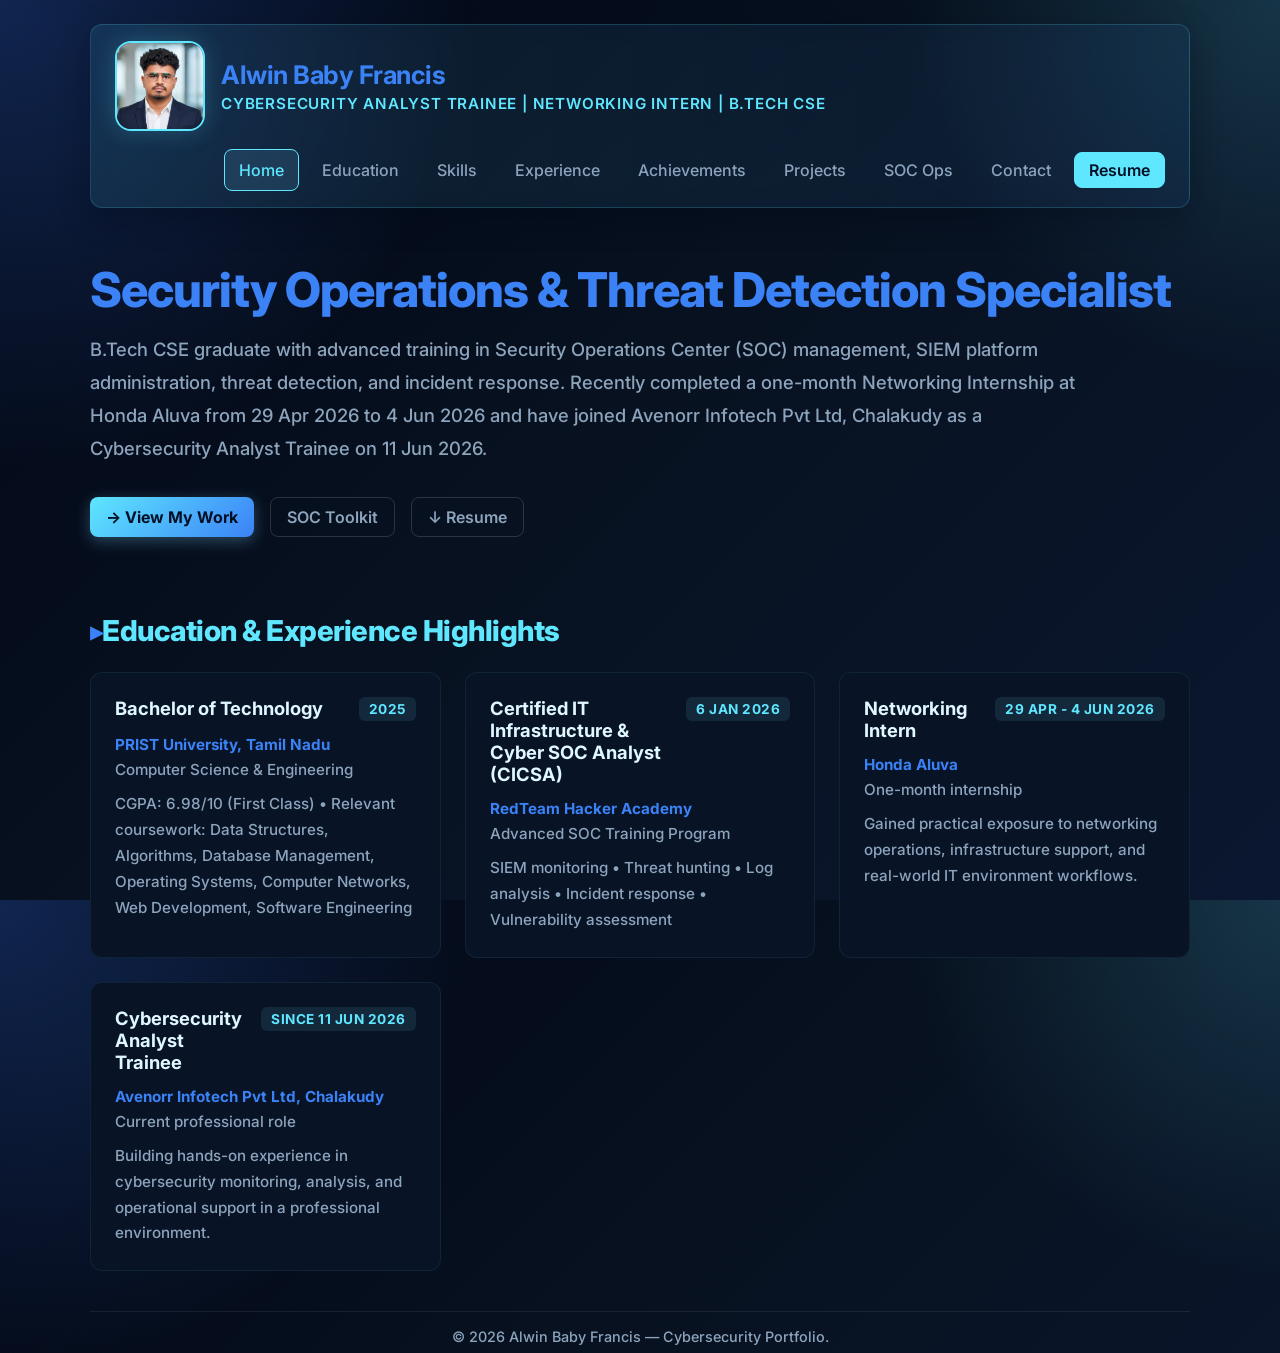
<file: index.html>
<!doctype html>
<html lang="en">
<head>
  <meta charset="utf-8" />
  <meta name="viewport" content="width=device-width,initial-scale=1" />
  <title>Alwin Baby Francis — SOC Analyst Portfolio</title>
  <meta name="description" content="Portfolio — Alwin Baby Francis. B.Tech CSE graduate, Certified IT Infrastructure & Cyber SOC Analyst. Expertise in SIEM, log analysis, threat detection, and incident response." />
  <link rel="stylesheet" href="css/style.css">
  <link href="https://fonts.googleapis.com/css2?family=Inter:wght@300;400;600;700&display=swap" rel="stylesheet">
</head>
<body class="dark">

  <div class="wrapper">
    <header class="site-header">
      <div class="header-inner">
        <div class="brand">
          <img src="./photo.jpg" alt="Alwin Baby Francis" class="avatar" onerror="this.src='https://via.placeholder.com/64?text=Profile'">
          <div class="brand-text">
            <h1>Alwin Baby Francis</h1>
            <p>Cybersecurity Analyst Trainee | Networking Intern | B.Tech CSE</p>
          </div>
        </div>

        <nav class="nav">
          <a href="index.html" class="nav-link active">Home</a>
          <a href="education.html" class="nav-link">Education</a>
          <a href="skills.html" class="nav-link">Skills</a>
          <a href="experience.html" class="nav-link">Experience</a>
          <a href="achievements.html" class="nav-link">Achievements</a>
          <a href="projects.html" class="nav-link">Projects</a>
          <a href="soc-operations.html" class="nav-link">SOC Ops</a>
          <a href="contact.html" class="nav-link">Contact</a>
          <a href="resume/Alwin_Baby_Francis_Resume.pdf" class="btn" download>Resume</a>
        </nav>
      </div>
    </header>

    <main class="container">
      <section class="hero">
        <h2 class="hero-title">Security Operations & Threat Detection Specialist</h2>
        <p class="hero-lead">B.Tech CSE graduate with advanced training in Security Operations Center (SOC) management, SIEM platform administration, threat detection, and incident response. Recently completed a one-month Networking Internship at Honda Aluva from 29 Apr 2026 to 4 Jun 2026 and have joined Avenorr Infotech Pvt Ltd, Chalakudy as a Cybersecurity Analyst Trainee on 11 Jun 2026.</p>
        <div class="hero-cta">
          <a href="projects.html" class="btn btn-primary">→ View My Work</a>
          <a href="soc-operations.html" class="btn btn-ghost">SOC Toolkit</a>
          <a href="resume/Alwin_Baby_Francis_Resume.pdf" class="btn btn-ghost" download>↓ Resume</a>
        </div>
      </section>

      <section class="education-section">
        <h2 class="section-title">Education & Experience Highlights</h2>
        <div class="education-grid">
          <article class="edu-card animate-up" data-delay="0">
            <div class="edu-header">
              <h3>Bachelor of Technology</h3>
              <span class="edu-year">2025</span>
            </div>
            <p class="edu-college">PRIST University, Tamil Nadu</p>
            <p class="edu-course">Computer Science & Engineering</p>
            <p class="edu-desc">CGPA: 6.98/10 (First Class) • Relevant coursework: Data Structures, Algorithms, Database Management, Operating Systems, Computer Networks, Web Development, Software Engineering</p>
          </article>

          <article class="edu-card animate-up" data-delay="60">
            <div class="edu-header">
              <h3>Certified IT Infrastructure & Cyber SOC Analyst (CICSA)</h3>
              <span class="edu-year">6 Jan 2026</span>
            </div>
            <p class="edu-college">RedTeam Hacker Academy</p>
            <p class="edu-course">Advanced SOC Training Program</p>
            <p class="edu-desc">SIEM monitoring • Threat hunting • Log analysis • Incident response • Vulnerability assessment</p>
          </article>

          <article class="edu-card animate-up" data-delay="120">
            <div class="edu-header">
              <h3>Networking Intern</h3>
              <span class="edu-year">29 Apr - 4 Jun 2026</span>
            </div>
            <p class="edu-college">Honda Aluva</p>
            <p class="edu-course">One-month internship</p>
            <p class="edu-desc">Gained practical exposure to networking operations, infrastructure support, and real-world IT environment workflows.</p>
          </article>

          <article class="edu-card animate-up" data-delay="180">
            <div class="edu-header">
              <h3>Cybersecurity Analyst Trainee</h3>
              <span class="edu-year">Since 11 Jun 2026</span>
            </div>
            <p class="edu-college">Avenorr Infotech Pvt Ltd, Chalakudy</p>
            <p class="edu-course">Current professional role</p>
            <p class="edu-desc">Building hands-on experience in cybersecurity monitoring, analysis, and operational support in a professional environment.</p>
          </article>
        </div>
      </section>

      <footer class="site-footer muted">
        © <span id="yr"></span> Alwin Baby Francis — Cybersecurity Portfolio.
      </footer>
    </main>
  </div>

  <script src="js/main.js"></script>
</body>
</html>
</file>
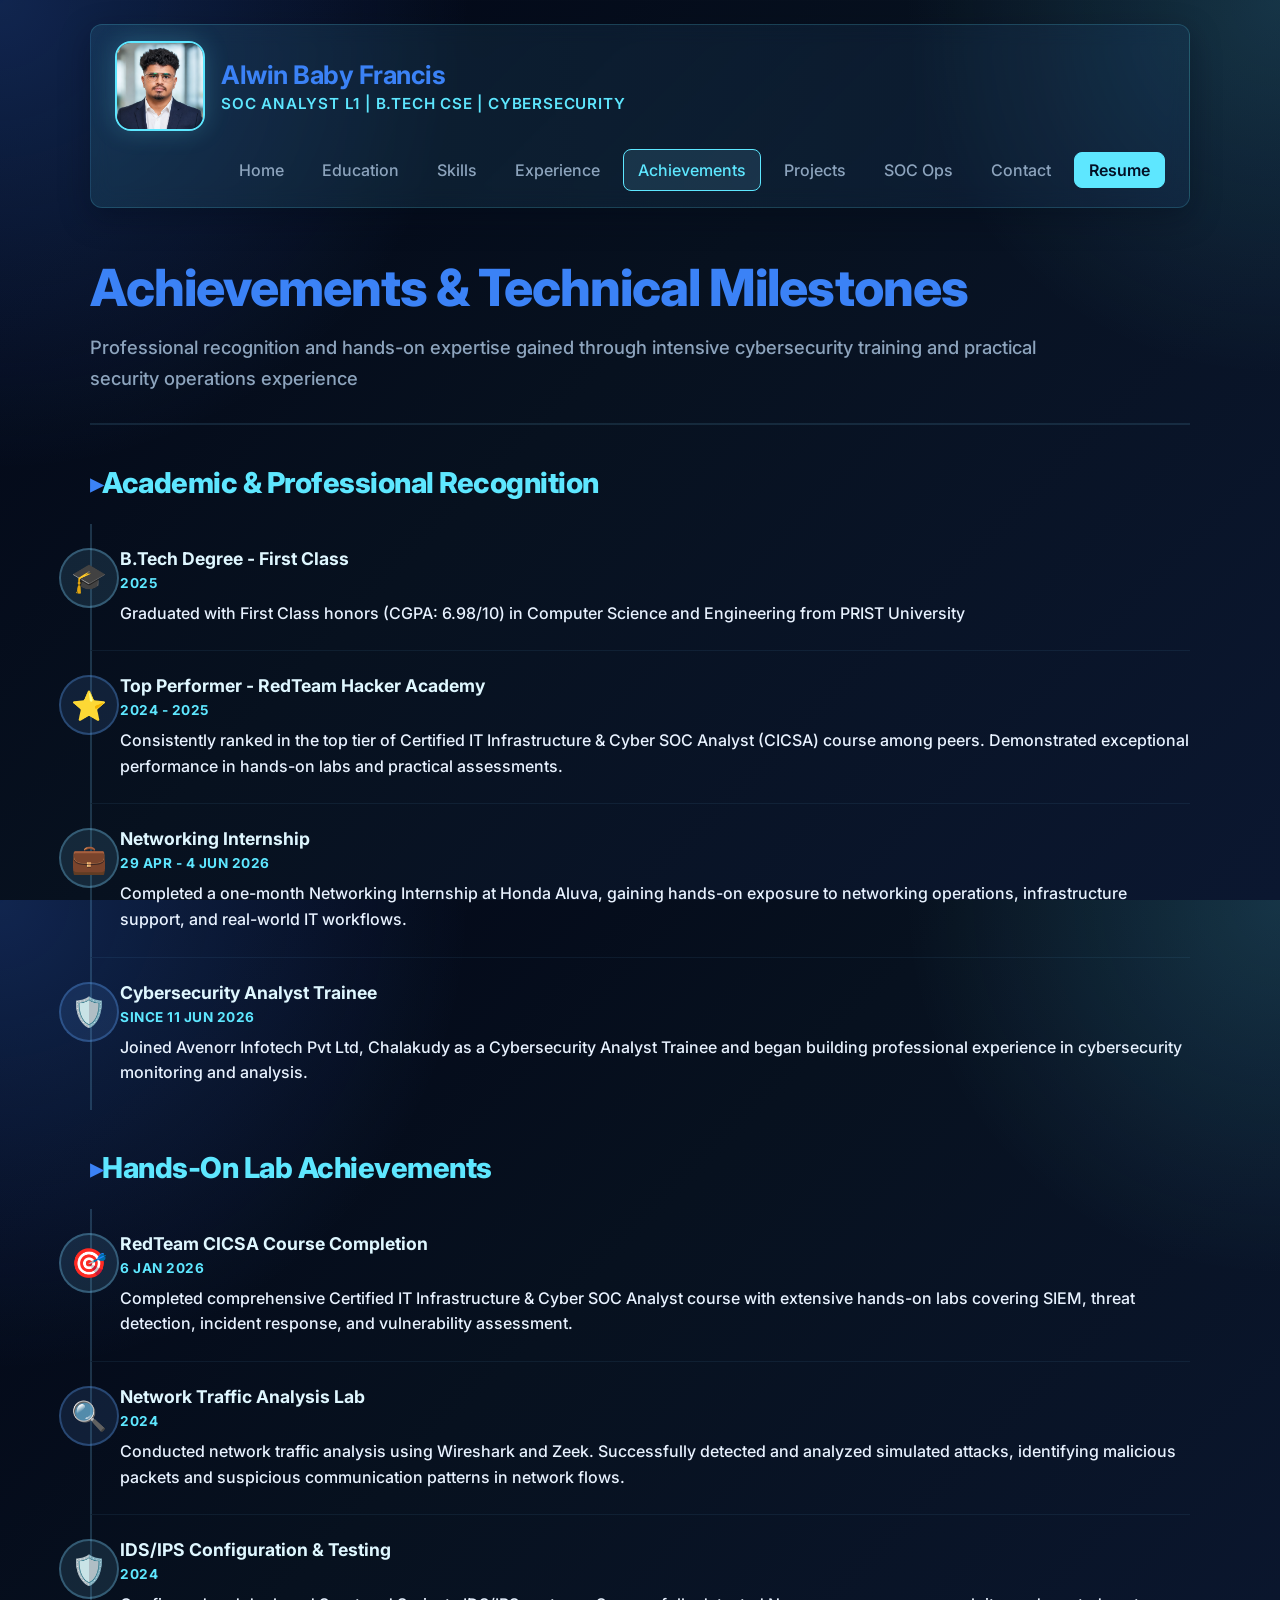
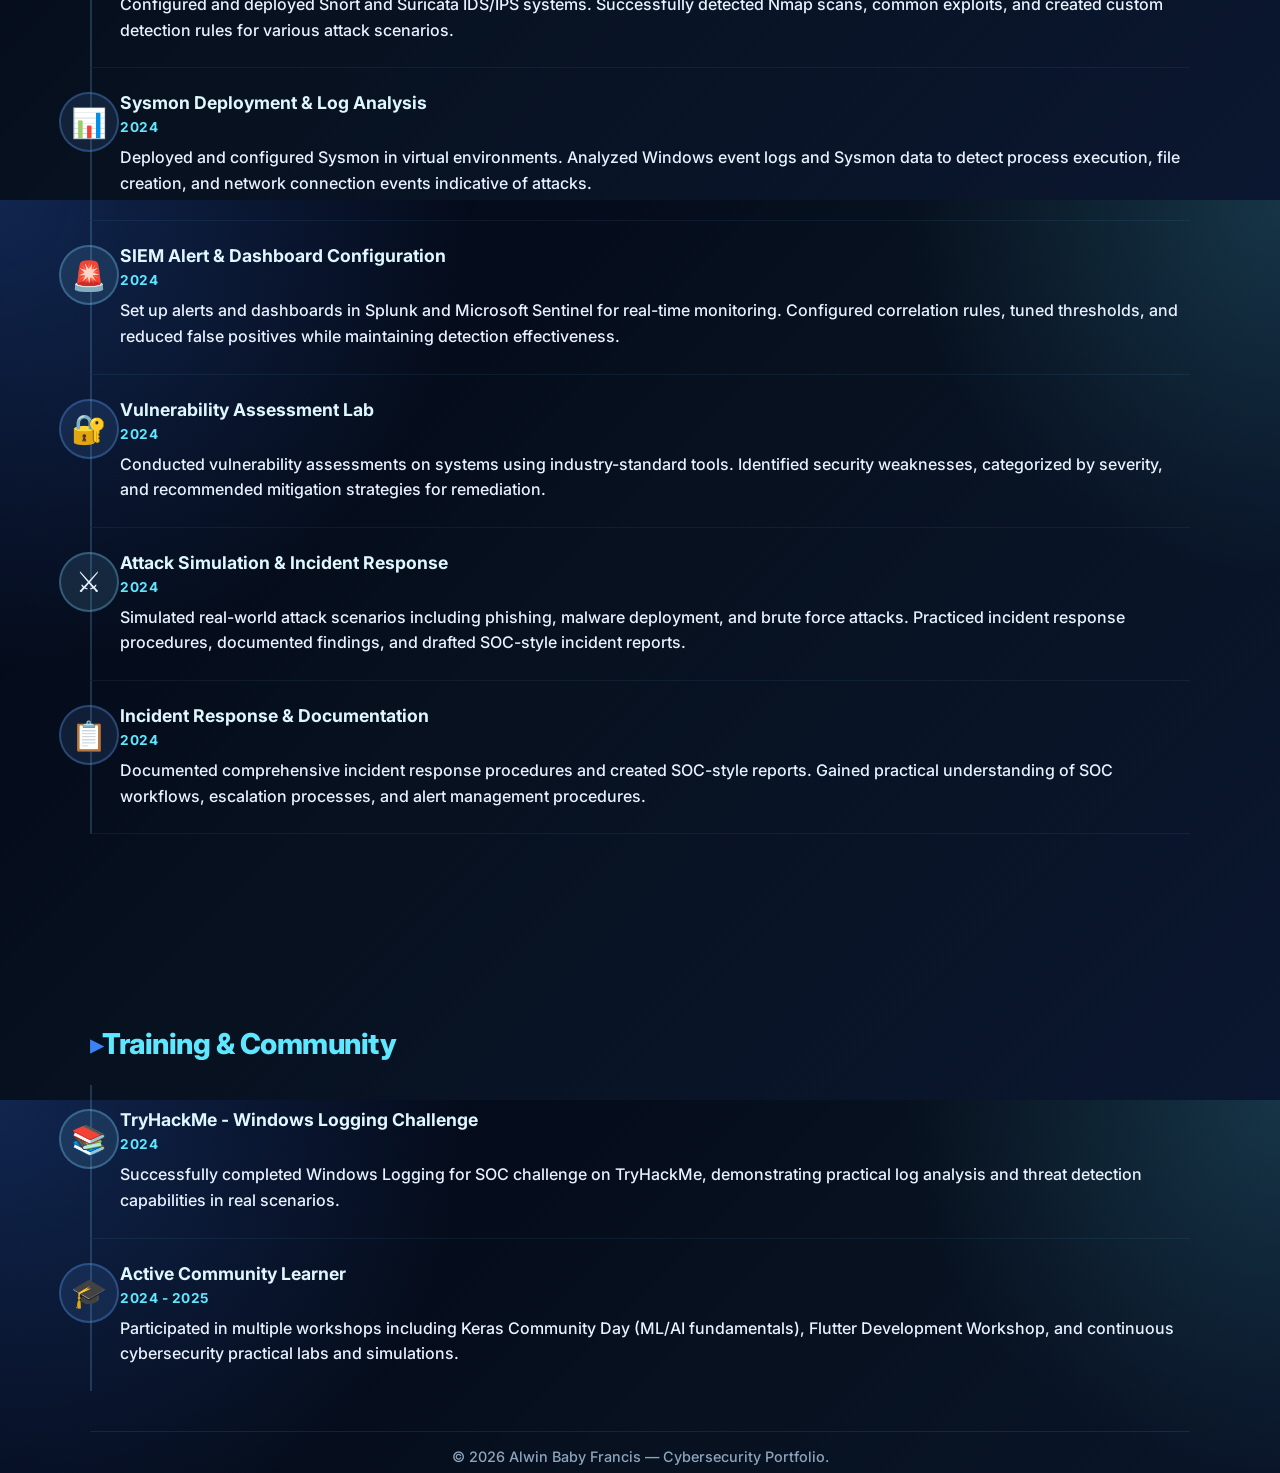
<file: achievements.html>
<!doctype html>
<html lang="en">
<head>
  <meta charset="utf-8" />
  <meta name="viewport" content="width=device-width,initial-scale=1" />
  <title>Achievements — Alwin Baby Francis</title>
  <meta name="description" content="Achievements and recognition of Alwin Baby Francis, SOC Analyst." />
  <link rel="stylesheet" href="css/style.css">
  <link href="https://fonts.googleapis.com/css2?family=Inter:wght@300;400;600;700&display=swap" rel="stylesheet">
</head>
<body class="dark">

  <div class="wrapper">
    <header class="site-header">
      <div class="header-inner">
        <div class="brand">
          <img src="./photo.jpg" alt="Alwin Baby Francis" class="avatar" onerror="this.src='https://via.placeholder.com/64?text=Profile'">
          <div class="brand-text">
            <h1>Alwin Baby Francis</h1>
            <p>SOC Analyst L1 | B.Tech CSE | Cybersecurity</p>
          </div>
        </div>

        <nav class="nav">
          <a href="index.html" class="nav-link">Home</a>
          <a href="education.html" class="nav-link">Education</a>
          <a href="skills.html" class="nav-link">Skills</a>
          <a href="experience.html" class="nav-link">Experience</a>
          <a href="achievements.html" class="nav-link active">Achievements</a>
          <a href="projects.html" class="nav-link">Projects</a>
          <a href="soc-operations.html" class="nav-link">SOC Ops</a>
          <a href="contact.html" class="nav-link">Contact</a>
          <a href="resume/Alwin_Baby_Francis_Resume.pdf" class="btn" download>Resume</a>
        </nav>
      </div>
    </header>

    <main class="container">
      <section class="page-header">
        <h1 class="page-title">Achievements & Technical Milestones</h1>
        <p class="page-lead">Professional recognition and hands-on expertise gained through intensive cybersecurity training and practical security operations experience</p>
      </section>

      <section class="achievements-section">
        <h2 class="section-title">Academic & Professional Recognition</h2>
        <div class="achievements-timeline">
          <article class="achievement-item animate-up" data-delay="0">
            <div class="achievement-marker">
              <span class="achievement-icon">🎓</span>
            </div>
            <div class="achievement-content">
              <h3>B.Tech Degree - First Class</h3>
              <p class="achievement-year">2025</p>
              <p class="muted">Graduated with First Class honors (CGPA: 6.98/10) in Computer Science and Engineering from PRIST University</p>
            </div>
          </article>

          <article class="achievement-item animate-up" data-delay="60">
            <div class="achievement-marker">
              <span class="achievement-icon">⭐</span>
            </div>
            <div class="achievement-content">
              <h3>Top Performer - RedTeam Hacker Academy</h3>
              <p class="achievement-year">2024 - 2025</p>
              <p class="muted">Consistently ranked in the top tier of Certified IT Infrastructure & Cyber SOC Analyst (CICSA) course among peers. Demonstrated exceptional performance in hands-on labs and practical assessments.</p>
            </div>
          </article>

          <article class="achievement-item animate-up" data-delay="120">
            <div class="achievement-marker">
              <span class="achievement-icon">💼</span>
            </div>
            <div class="achievement-content">
              <h3>Networking Internship</h3>
              <p class="achievement-year">29 Apr - 4 Jun 2026</p>
              <p class="muted">Completed a one-month Networking Internship at Honda Aluva, gaining hands-on exposure to networking operations, infrastructure support, and real-world IT workflows.</p>
            </div>
          </article>

          <article class="achievement-item animate-up" data-delay="180">
            <div class="achievement-marker">
              <span class="achievement-icon">🛡️</span>
            </div>
            <div class="achievement-content">
              <h3>Cybersecurity Analyst Trainee</h3>
              <p class="achievement-year">Since 11 Jun 2026</p>
              <p class="muted">Joined Avenorr Infotech Pvt Ltd, Chalakudy as a Cybersecurity Analyst Trainee and began building professional experience in cybersecurity monitoring and analysis.</p>
            </div>
          </article>
        </div>
      </section>

      <section class="achievements-section">
        <h2 class="section-title">Hands-On Lab Achievements</h2>
        <div class="achievements-timeline">
          <article class="achievement-item animate-up" data-delay="0">
            <div class="achievement-marker">
              <span class="achievement-icon">🎯</span>
            </div>
            <div class="achievement-content">
              <h3>RedTeam CICSA Course Completion</h3>
              <p class="achievement-year">6 Jan 2026</p>
              <p class="muted">Completed comprehensive Certified IT Infrastructure & Cyber SOC Analyst course with extensive hands-on labs covering SIEM, threat detection, incident response, and vulnerability assessment.</p>
            </div>
          </article>

          <article class="achievement-item animate-up" data-delay="60">
            <div class="achievement-marker">
              <span class="achievement-icon">🔍</span>
            </div>
            <div class="achievement-content">
              <h3>Network Traffic Analysis Lab</h3>
              <p class="achievement-year">2024</p>
              <p class="muted">Conducted network traffic analysis using Wireshark and Zeek. Successfully detected and analyzed simulated attacks, identifying malicious packets and suspicious communication patterns in network flows.</p>
            </div>
          </article>

          <article class="achievement-item animate-up" data-delay="120">
            <div class="achievement-marker">
              <span class="achievement-icon">🛡️</span>
            </div>
            <div class="achievement-content">
              <h3>IDS/IPS Configuration & Testing</h3>
              <p class="achievement-year">2024</p>
              <p class="muted">Configured and deployed Snort and Suricata IDS/IPS systems. Successfully detected Nmap scans, common exploits, and created custom detection rules for various attack scenarios.</p>
            </div>
          </article>

          <article class="achievement-item animate-up" data-delay="180">
            <div class="achievement-marker">
              <span class="achievement-icon">📊</span>
            </div>
            <div class="achievement-content">
              <h3>Sysmon Deployment & Log Analysis</h3>
              <p class="achievement-year">2024</p>
              <p class="muted">Deployed and configured Sysmon in virtual environments. Analyzed Windows event logs and Sysmon data to detect process execution, file creation, and network connection events indicative of attacks.</p>
            </div>
          </article>

          <article class="achievement-item animate-up" data-delay="240">
            <div class="achievement-marker">
              <span class="achievement-icon">🚨</span>
            </div>
            <div class="achievement-content">
              <h3>SIEM Alert & Dashboard Configuration</h3>
              <p class="achievement-year">2024</p>
              <p class="muted">Set up alerts and dashboards in Splunk and Microsoft Sentinel for real-time monitoring. Configured correlation rules, tuned thresholds, and reduced false positives while maintaining detection effectiveness.</p>
            </div>
          </article>

          <article class="achievement-item animate-up" data-delay="300">
            <div class="achievement-marker">
              <span class="achievement-icon">🔐</span>
            </div>
            <div class="achievement-content">
              <h3>Vulnerability Assessment Lab</h3>
              <p class="achievement-year">2024</p>
              <p class="muted">Conducted vulnerability assessments on systems using industry-standard tools. Identified security weaknesses, categorized by severity, and recommended mitigation strategies for remediation.</p>
            </div>
          </article>

          <article class="achievement-item animate-up" data-delay="360">
            <div class="achievement-marker">
              <span class="achievement-icon">⚔️</span>
            </div>
            <div class="achievement-content">
              <h3>Attack Simulation & Incident Response</h3>
              <p class="achievement-year">2024</p>
              <p class="muted">Simulated real-world attack scenarios including phishing, malware deployment, and brute force attacks. Practiced incident response procedures, documented findings, and drafted SOC-style incident reports.</p>
            </div>
          </article>

          <article class="achievement-item animate-up" data-delay="420">
            <div class="achievement-marker">
              <span class="achievement-icon">📋</span>
            </div>
            <div class="achievement-content">
              <h3>Incident Response & Documentation</h3>
              <p class="achievement-year">2024</p>
              <p class="muted">Documented comprehensive incident response procedures and created SOC-style reports. Gained practical understanding of SOC workflows, escalation processes, and alert management procedures.</p>
            </div>
          </article>

          <article class="achievement-item animate-up" data-delay="480">
            <div class="achievement-marker">
              <span class="achievement-icon">💡</span>
            </div>
            <div class="achievement-content">
              <h3>SOC Workflow Mastery</h3>
              <p class="achievement-year">2024</p>
              <p class="muted">Gained practical understanding of complete SOC workflows from alert generation through incident response. Learned escalation procedures, team collaboration, and best practices for modern security operations centers.</p>
            </div>
          </article>
        </div>
      </section>

      <section class="achievements-section">
        <h2 class="section-title">Training & Community</h2>
        <div class="achievements-timeline">
          <article class="achievement-item animate-up" data-delay="0">
            <div class="achievement-marker">
              <span class="achievement-icon">📚</span>
            </div>
            <div class="achievement-content">
              <h3>TryHackMe - Windows Logging Challenge</h3>
              <p class="achievement-year">2024</p>
              <p class="muted">Successfully completed Windows Logging for SOC challenge on TryHackMe, demonstrating practical log analysis and threat detection capabilities in real scenarios.</p>
            </div>
          </article>

          <article class="achievement-item animate-up" data-delay="60">
            <div class="achievement-marker">
              <span class="achievement-icon">🎓</span>
            </div>
            <div class="achievement-content">
              <h3>Active Community Learner</h3>
              <p class="achievement-year">2024 - 2025</p>
              <p class="muted">Participated in multiple workshops including Keras Community Day (ML/AI fundamentals), Flutter Development Workshop, and continuous cybersecurity practical labs and simulations.</p>
            </div>
          </article>
        </div>
      </section>

      <footer class="site-footer muted">
        © <span id="yr"></span> Alwin Baby Francis — Cybersecurity Portfolio.
      </footer>
    </main>
  </div>

  <script src="js/main.js"></script>
</body>
</html>
</file>
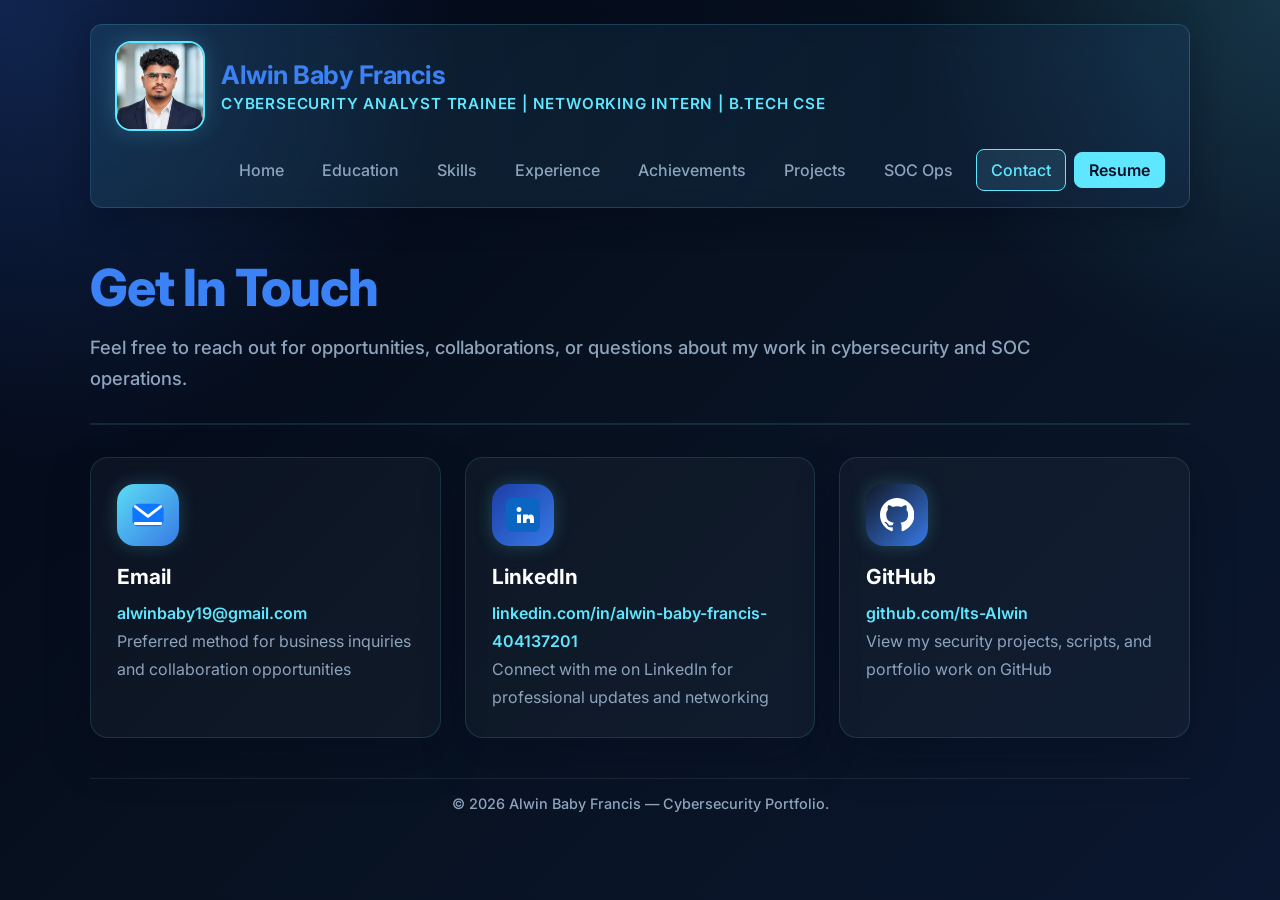
<file: contact.html>
<!doctype html>
<html lang="en">
<head>
  <meta charset="utf-8" />
  <meta name="viewport" content="width=device-width,initial-scale=1" />
  <title>Contact — Alwin Baby Francis</title>
  <meta name="description" content="Contact Alwin Baby Francis, Cybersecurity Analyst & SOC Professional" />
  <link rel="stylesheet" href="css/style.css">
  <link href="https://fonts.googleapis.com/css2?family=Inter:wght@300;400;600;700&display=swap" rel="stylesheet">
</head>
<body class="dark">

  <div class="wrapper">
    <header class="site-header">
      <div class="header-inner">
        <div class="brand">
          <img src="./photo.jpg" alt="Alwin Baby Francis" class="avatar" onerror="this.src='https://via.placeholder.com/64?text=Profile'">
          <div class="brand-text">
            <h1>Alwin Baby Francis</h1>
            <p>Cybersecurity Analyst Trainee | Networking Intern | B.Tech CSE</p>
          </div>
        </div>

        <nav class="nav">
          <a href="index.html" class="nav-link">Home</a>
          <a href="education.html" class="nav-link">Education</a>
          <a href="skills.html" class="nav-link">Skills</a>
          <a href="experience.html" class="nav-link">Experience</a>
          <a href="achievements.html" class="nav-link">Achievements</a>
          <a href="projects.html" class="nav-link">Projects</a>
          <a href="soc-operations.html" class="nav-link">SOC Ops</a>
          <a href="contact.html" class="nav-link active">Contact</a>
          <a href="resume/Alwin_Baby_Francis_Resume.pdf" class="btn" download>Resume</a>
        </nav>
      </div>
    </header>

    <main class="container">
      <section class="page-header">
        <h1 class="page-title">Get In Touch</h1>
        <p class="page-lead">Feel free to reach out for opportunities, collaborations, or questions about my work in cybersecurity and SOC operations.</p>
      </section>

      <section class="contact-section">
        <div class="contact-grid">
          <article class="contact-card animate-up" data-delay="0">
            <div class="contact-icon contact-icon-email">
              <svg viewBox="0 0 24 24" fill="none" xmlns="http://www.w3.org/2000/svg">
                <rect x="1" y="4" width="22" height="16" rx="4" fill="#0E76FF"/>
                <path d="M3 6L12 13L21 6" stroke="#fff" stroke-width="2" stroke-linecap="round" stroke-linejoin="round"/>
                <path d="M3 18H21" stroke="#fff" stroke-width="2" stroke-linecap="round" stroke-linejoin="round"/>
              </svg>
            </div>
            <h3>Email</h3>
            <p><a href="mailto:alwinbaby19@gmail.com">alwinbaby19@gmail.com</a></p>
            <p class="muted">Preferred method for business inquiries and collaboration opportunities</p>
          </article>

          <article class="contact-card animate-up" data-delay="60">
            <div class="contact-icon contact-icon-linkedin">
              <svg viewBox="0 0 34 34" fill="none" xmlns="http://www.w3.org/2000/svg">
                <rect width="34" height="34" rx="6" fill="#0A66C2"/>
                <path d="M10.5 11.5C10.5 10.12 11.62 9 13 9C14.38 9 15.5 10.12 15.5 11.5C15.5 12.88 14.38 14 13 14C11.62 14 10.5 12.88 10.5 11.5ZM11 16.5H15V25H11V16.5ZM18.5 16.5H22V18.04C22.31 17.22 23.16 16.5 24.5 16.5C27.5 16.5 28 18.64 28 22V25H24V22.7C24 21.2 23.7 20.5 22.25 20.5C20.75 20.5 20.5 21.6 20.5 22.6V25H17V16.5H18.5Z" fill="#fff"/>
              </svg>
            </div>
            <h3>LinkedIn</h3>
            <p><a href="https://www.linkedin.com/in/alwin-baby-francis-404137201" target="_blank" rel="noopener">linkedin.com/in/alwin-baby-francis-404137201</a></p>
            <p class="muted">Connect with me on LinkedIn for professional updates and networking</p>
          </article>

          <article class="contact-card animate-up" data-delay="120">
            <div class="contact-icon contact-icon-github">
              <svg viewBox="0 0 24 24" fill="none" xmlns="http://www.w3.org/2000/svg">
                <path fill-rule="evenodd" clip-rule="evenodd" d="M12 0C5.372 0 0 5.372 0 12C0 17.303 3.438 21.8 8.207 23.387C8.804 23.498 9.025 23.128 9.025 22.805C9.025 22.52 9.014 21.77 9.009 20.734C5.672 21.309 4.968 19.1 4.968 19.1C4.422 17.92 3.633 17.568 3.633 17.568C2.546 16.91 3.713 16.928 3.713 16.928C4.914 17.01 5.55 18.148 5.55 18.148C6.654 19.938 8.364 19.428 9.048 19.118C9.157 18.35 9.478 17.816 9.833 17.516C7.172 17.214 4.39 16.18 4.39 11.558C4.39 10.236 4.843 9.148 5.596 8.297C5.47 7.995 5.068 6.76 5.71 5.107C5.71 5.107 6.724 4.78 9.005 6.28C10.002 6.018 11.055 5.884 12.113 5.88C13.171 5.884 14.225 6.018 15.225 6.28C17.505 4.78 18.518 5.107 18.518 5.107C19.163 6.76 18.76 7.995 18.634 8.297C19.388 9.148 19.84 10.236 19.84 11.558C19.84 16.19 17.052 17.211 14.384 17.516C14.846 17.886 15.263 18.633 15.263 19.737C15.263 21.363 15.247 22.56 15.247 22.805C15.247 23.128 15.467 23.502 16.068 23.386C20.834 21.8 24.267 17.303 24.267 12C24.267 5.372 18.895 0 12 0Z" fill="#ffffff"/>
              </svg>
            </div>
            <h3>GitHub</h3>
            <p><a href="https://github.com/Its-Alwin" target="_blank" rel="noopener">github.com/Its-Alwin</a></p>
            <p class="muted">View my security projects, scripts, and portfolio work on GitHub</p>
          </article>
        </div>
      </section>

      <footer class="site-footer muted">
        © <span id="yr"></span> Alwin Baby Francis — Cybersecurity Portfolio.
      </footer>
    </main>
  </div>

  <script src="js/main.js"></script>
</body>
</html>
</file>
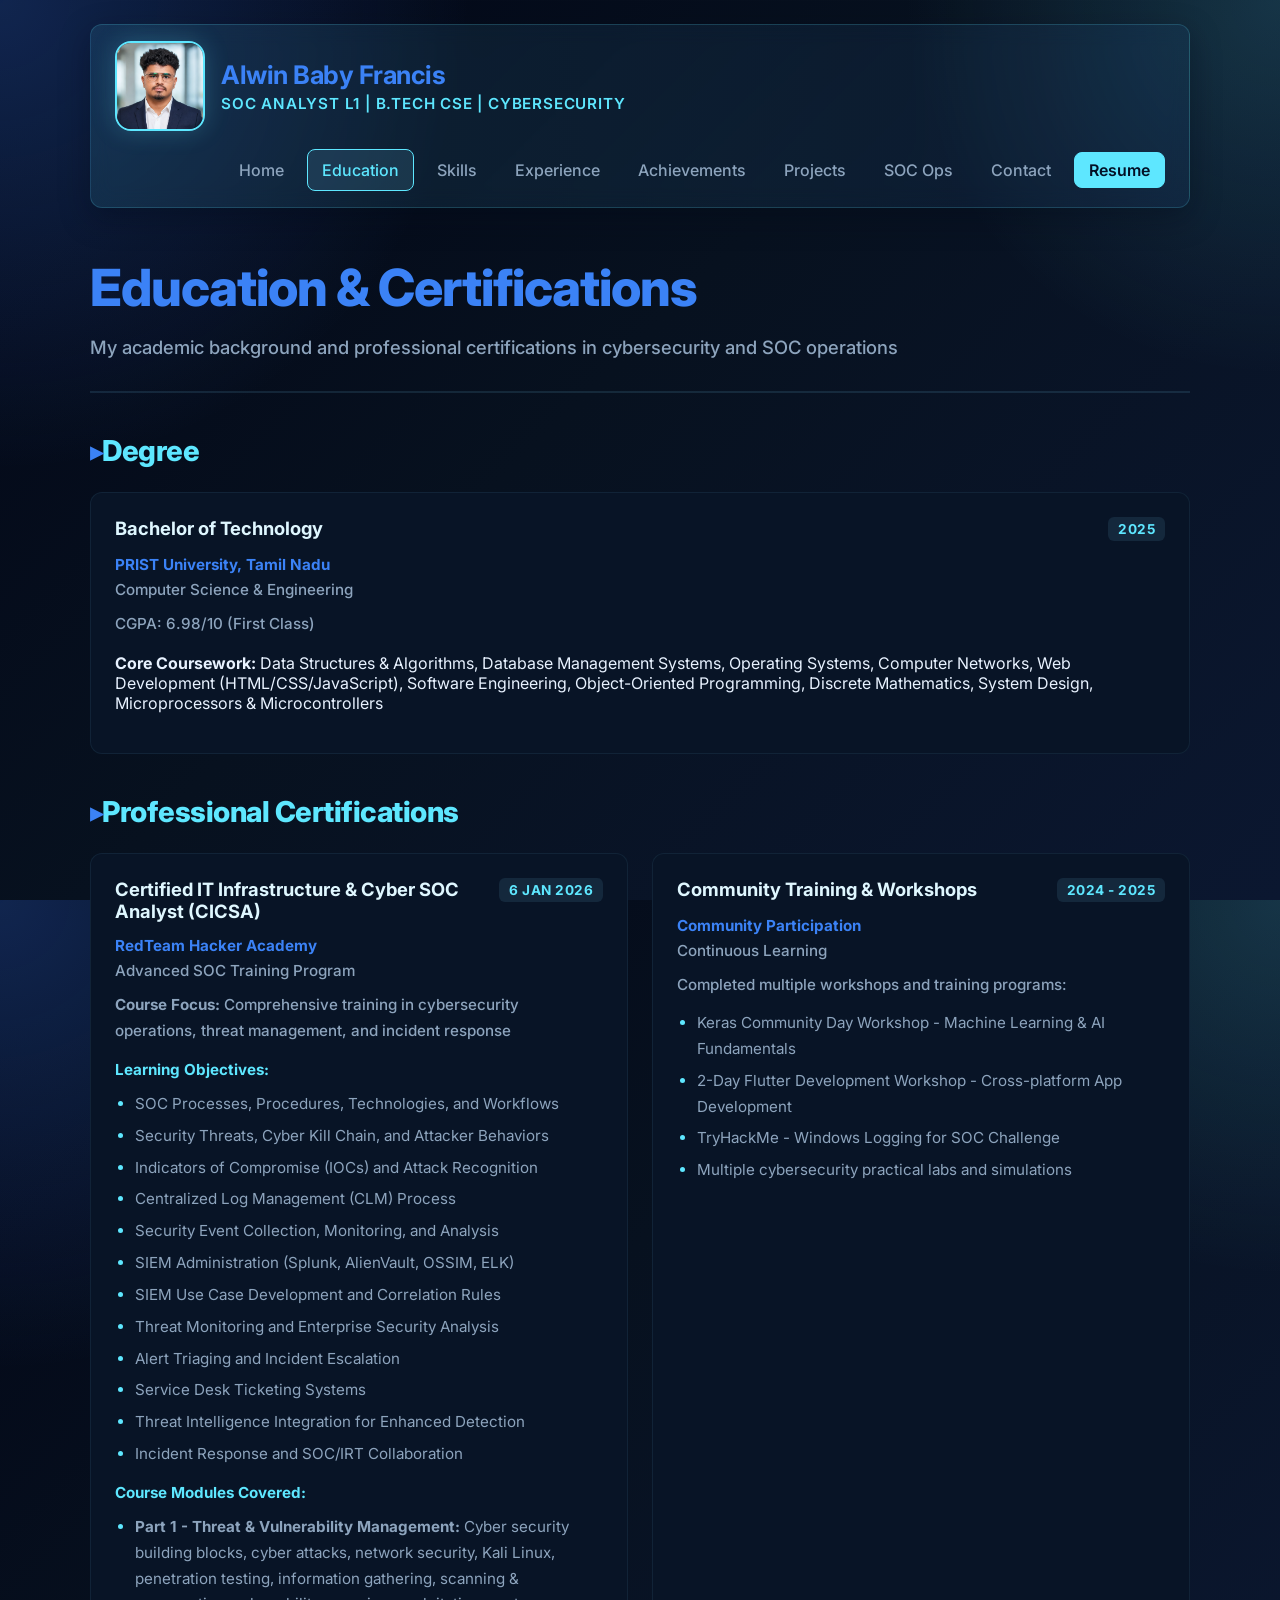
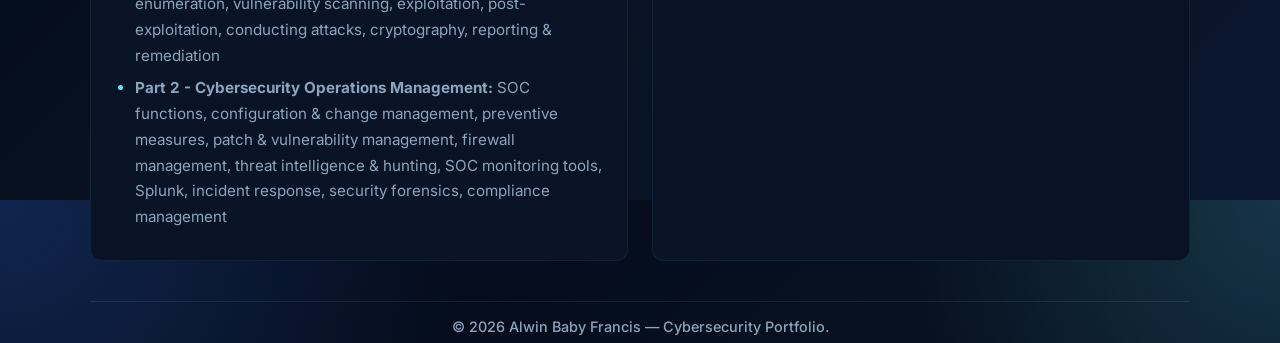
<file: education.html>
<!doctype html>
<html lang="en">
<head>
  <meta charset="utf-8" />
  <meta name="viewport" content="width=device-width,initial-scale=1" />
  <title>Education & Certifications — Alwin Baby Francis</title>
  <meta name="description" content="Education and certifications of Alwin Baby Francis, SOC Analyst." />
  <link rel="stylesheet" href="css/style.css">
  <link href="https://fonts.googleapis.com/css2?family=Inter:wght@300;400;600;700&display=swap" rel="stylesheet">
</head>
<body class="dark">

  <div class="wrapper">
    <header class="site-header">
      <div class="header-inner">
        <div class="brand">
          <img src="./photo.jpg" alt="Alwin Baby Francis" class="avatar" onerror="this.src='https://via.placeholder.com/64?text=Profile'">
          <div class="brand-text">
            <h1>Alwin Baby Francis</h1>
            <p>SOC Analyst L1 | B.Tech CSE | Cybersecurity</p>
          </div>
        </div>

        <nav class="nav">
          <a href="index.html" class="nav-link">Home</a>
          <a href="education.html" class="nav-link active">Education</a>
          <a href="skills.html" class="nav-link">Skills</a>
          <a href="experience.html" class="nav-link">Experience</a>
          <a href="achievements.html" class="nav-link">Achievements</a>
          <a href="projects.html" class="nav-link">Projects</a>
          <a href="soc-operations.html" class="nav-link">SOC Ops</a>
          <a href="contact.html" class="nav-link">Contact</a>
          <a href="resume/Alwin_Baby_Francis_Resume.pdf" class="btn" download>Resume</a>
        </nav>
      </div>
    </header>

    <main class="container">
      <section class="page-header">
        <h1 class="page-title">Education & Certifications</h1>
        <p class="page-lead">My academic background and professional certifications in cybersecurity and SOC operations</p>
      </section>

      <section class="education-section">
        <h2 class="section-title">Degree</h2>
        <div class="education-grid">
          <article class="edu-card animate-up" data-delay="0">
            <div class="edu-header">
              <h3>Bachelor of Technology</h3>
              <span class="edu-year">2025</span>
            </div>
            <p class="edu-college">PRIST University, Tamil Nadu</p>
            <p class="edu-course">Computer Science & Engineering</p>
            <p class="edu-desc">CGPA: 6.98/10 (First Class)</p>
            <p class="edu-topics"><strong>Core Coursework:</strong> Data Structures & Algorithms, Database Management Systems, Operating Systems, Computer Networks, Web Development (HTML/CSS/JavaScript), Software Engineering, Object-Oriented Programming, Discrete Mathematics, System Design, Microprocessors & Microcontrollers</p>
          </article>
        </div>
      </section>

      <section class="education-section">
        <h2 class="section-title">Professional Certifications</h2>
        <div class="education-grid">
          <article class="edu-card animate-up" data-delay="0">
            <div class="edu-header">
              <h3>Certified IT Infrastructure & Cyber SOC Analyst (CICSA)</h3>
              <span class="edu-year">6 Jan 2026</span>
            </div>
            <p class="edu-college">RedTeam Hacker Academy</p>
            <p class="edu-course">Advanced SOC Training Program</p>
            <p class="edu-desc"><strong>Course Focus:</strong> Comprehensive training in cybersecurity operations, threat management, and incident response</p>
            
            <h4 class="cert-section-title">Learning Objectives:</h4>
            <ul class="cert-list">
              <li>SOC Processes, Procedures, Technologies, and Workflows</li>
              <li>Security Threats, Cyber Kill Chain, and Attacker Behaviors</li>
              <li>Indicators of Compromise (IOCs) and Attack Recognition</li>
              <li>Centralized Log Management (CLM) Process</li>
              <li>Security Event Collection, Monitoring, and Analysis</li>
              <li>SIEM Administration (Splunk, AlienVault, OSSIM, ELK)</li>
              <li>SIEM Use Case Development and Correlation Rules</li>
              <li>Threat Monitoring and Enterprise Security Analysis</li>
              <li>Alert Triaging and Incident Escalation</li>
              <li>Service Desk Ticketing Systems</li>
              <li>Threat Intelligence Integration for Enhanced Detection</li>
              <li>Incident Response and SOC/IRT Collaboration</li>
            </ul>

            <h4 class="cert-section-title">Course Modules Covered:</h4>
            <ul class="cert-list">
              <li><strong>Part 1 - Threat & Vulnerability Management:</strong> Cyber security building blocks, cyber attacks, network security, Kali Linux, penetration testing, information gathering, scanning & enumeration, vulnerability scanning, exploitation, post-exploitation, conducting attacks, cryptography, reporting & remediation</li>
              <li><strong>Part 2 - Cybersecurity Operations Management:</strong> SOC functions, configuration & change management, preventive measures, patch & vulnerability management, firewall management, threat intelligence & hunting, SOC monitoring tools, Splunk, incident response, security forensics, compliance management</li>
            </ul>
          </article>

          <article class="edu-card animate-up" data-delay="60">
            <div class="edu-header">
              <h3>Community Training & Workshops</h3>
              <span class="edu-year">2024 - 2025</span>
            </div>
            <p class="edu-college">Community Participation</p>
            <p class="edu-course">Continuous Learning</p>
            <p class="edu-desc">Completed multiple workshops and training programs:</p>
            <ul class="cert-list">
              <li>Keras Community Day Workshop - Machine Learning & AI Fundamentals</li>
              <li>2-Day Flutter Development Workshop - Cross-platform App Development</li>
              <li>TryHackMe - Windows Logging for SOC Challenge</li>
              <li>Multiple cybersecurity practical labs and simulations</li>
            </ul>
          </article>
        </div>
      </section>

      <footer class="site-footer muted">
        © <span id="yr"></span> Alwin Baby Francis — Cybersecurity Portfolio.
      </footer>
    </main>
  </div>

  <script src="js/main.js"></script>
</body>
</html>
</file>
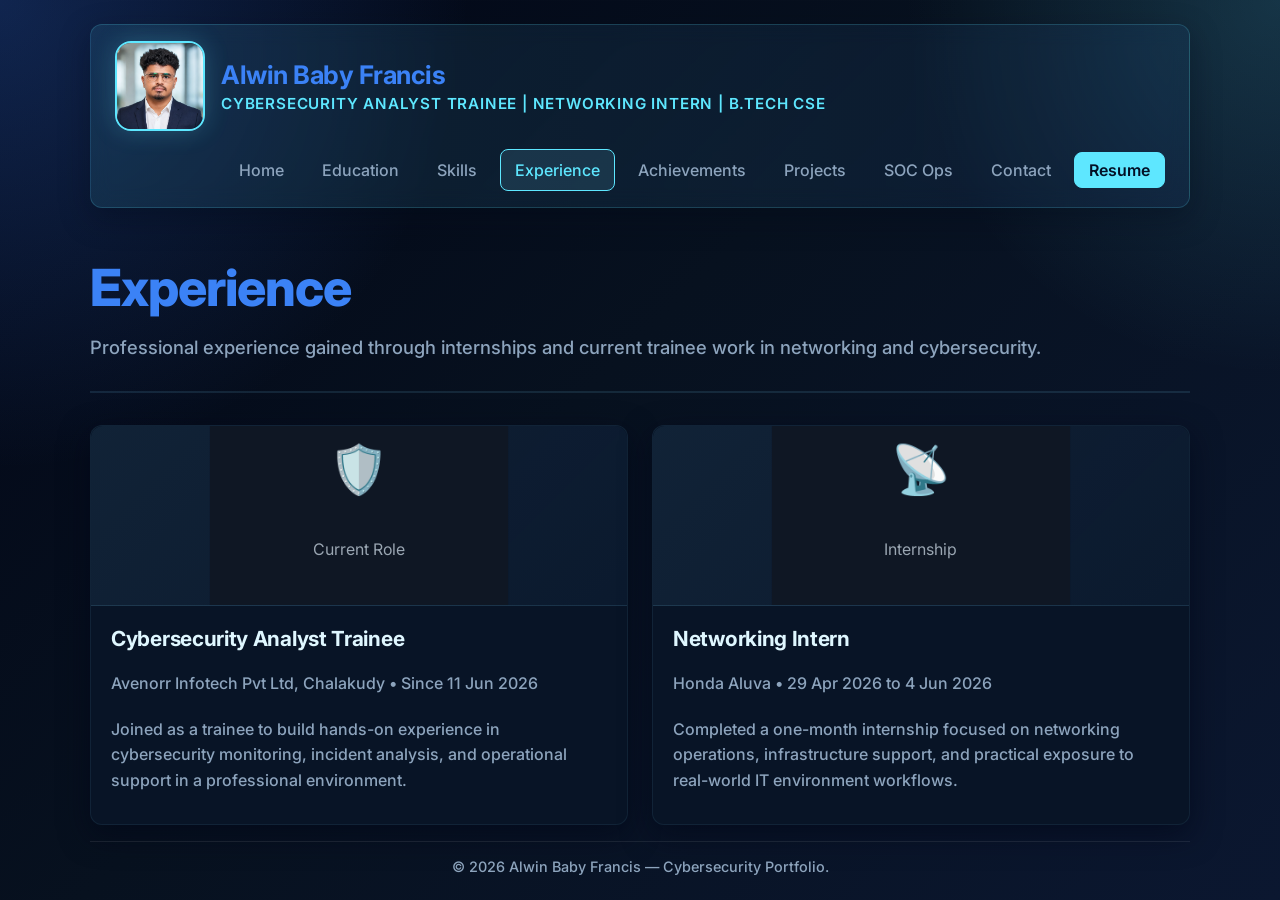
<file: experience.html>
<!doctype html>
<html lang="en">
<head>
  <meta charset="utf-8" />
  <meta name="viewport" content="width=device-width,initial-scale=1" />
  <title>Experience — Alwin Baby Francis</title>
  <meta name="description" content="Professional experience of Alwin Baby Francis in networking and cybersecurity." />
  <link rel="stylesheet" href="css/style.css">
  <link href="https://fonts.googleapis.com/css2?family=Inter:wght@300;400;600;700&display=swap" rel="stylesheet">
</head>
<body class="dark">

  <div class="wrapper">
    <header class="site-header">
      <div class="header-inner">
        <div class="brand">
          <img src="./photo.jpg" alt="Alwin Baby Francis" class="avatar" onerror="this.src='https://via.placeholder.com/64?text=Profile'">
          <div class="brand-text">
            <h1>Alwin Baby Francis</h1>
            <p>Cybersecurity Analyst Trainee | Networking Intern | B.Tech CSE</p>
          </div>
        </div>

        <nav class="nav">
          <a href="index.html" class="nav-link">Home</a>
          <a href="education.html" class="nav-link">Education</a>
          <a href="skills.html" class="nav-link">Skills</a>
          <a href="experience.html" class="nav-link active">Experience</a>
          <a href="achievements.html" class="nav-link">Achievements</a>
          <a href="projects.html" class="nav-link">Projects</a>
          <a href="soc-operations.html" class="nav-link">SOC Ops</a>
          <a href="contact.html" class="nav-link">Contact</a>
          <a href="resume/Alwin_Baby_Francis_Resume.pdf" class="btn" download>Resume</a>
        </nav>
      </div>
    </header>

    <main class="container">
      <section class="page-header">
        <h1 class="page-title">Experience</h1>
        <p class="page-lead">Professional experience gained through internships and current trainee work in networking and cybersecurity.</p>
      </section>

      <section class="projects-grid">
        <article class="card animate-up" data-delay="0">
          <div class="card-image-wrapper">
            <svg class="placeholder-icon" viewBox="0 0 300 180" xmlns="http://www.w3.org/2000/svg">
              <rect width="300" height="180" fill="#0f1724"/>
              <text x="150" y="60" text-anchor="middle" font-size="48" fill="#60a5fa" font-weight="bold">🛡️</text>
              <text x="150" y="130" text-anchor="middle" font-size="16" fill="#9aa6b2">Current Role</text>
            </svg>
          </div>
          <div class="card-body">
            <h3>Cybersecurity Analyst Trainee</h3>
            <p class="muted">Avenorr Infotech Pvt Ltd, Chalakudy • Since 11 Jun 2026</p>
            <p class="muted">Joined as a trainee to build hands-on experience in cybersecurity monitoring, incident analysis, and operational support in a professional environment.</p>
          </div>
        </article>

        <article class="card animate-up" data-delay="60">
          <div class="card-image-wrapper">
            <svg class="placeholder-icon" viewBox="0 0 300 180" xmlns="http://www.w3.org/2000/svg">
              <rect width="300" height="180" fill="#0f1724"/>
              <text x="150" y="60" text-anchor="middle" font-size="48" fill="#7dd3fc" font-weight="bold">📡</text>
              <text x="150" y="130" text-anchor="middle" font-size="16" fill="#9aa6b2">Internship</text>
            </svg>
          </div>
          <div class="card-body">
            <h3>Networking Intern</h3>
            <p class="muted">Honda Aluva • 29 Apr 2026 to 4 Jun 2026</p>
            <p class="muted">Completed a one-month internship focused on networking operations, infrastructure support, and practical exposure to real-world IT environment workflows.</p>
          </div>
        </article>
      </section>

      <footer class="site-footer muted">
        © <span id="yr"></span> Alwin Baby Francis — Cybersecurity Portfolio.
      </footer>
    </main>
  </div>

  <script src="js/main.js"></script>
</body>
</html>
</file>
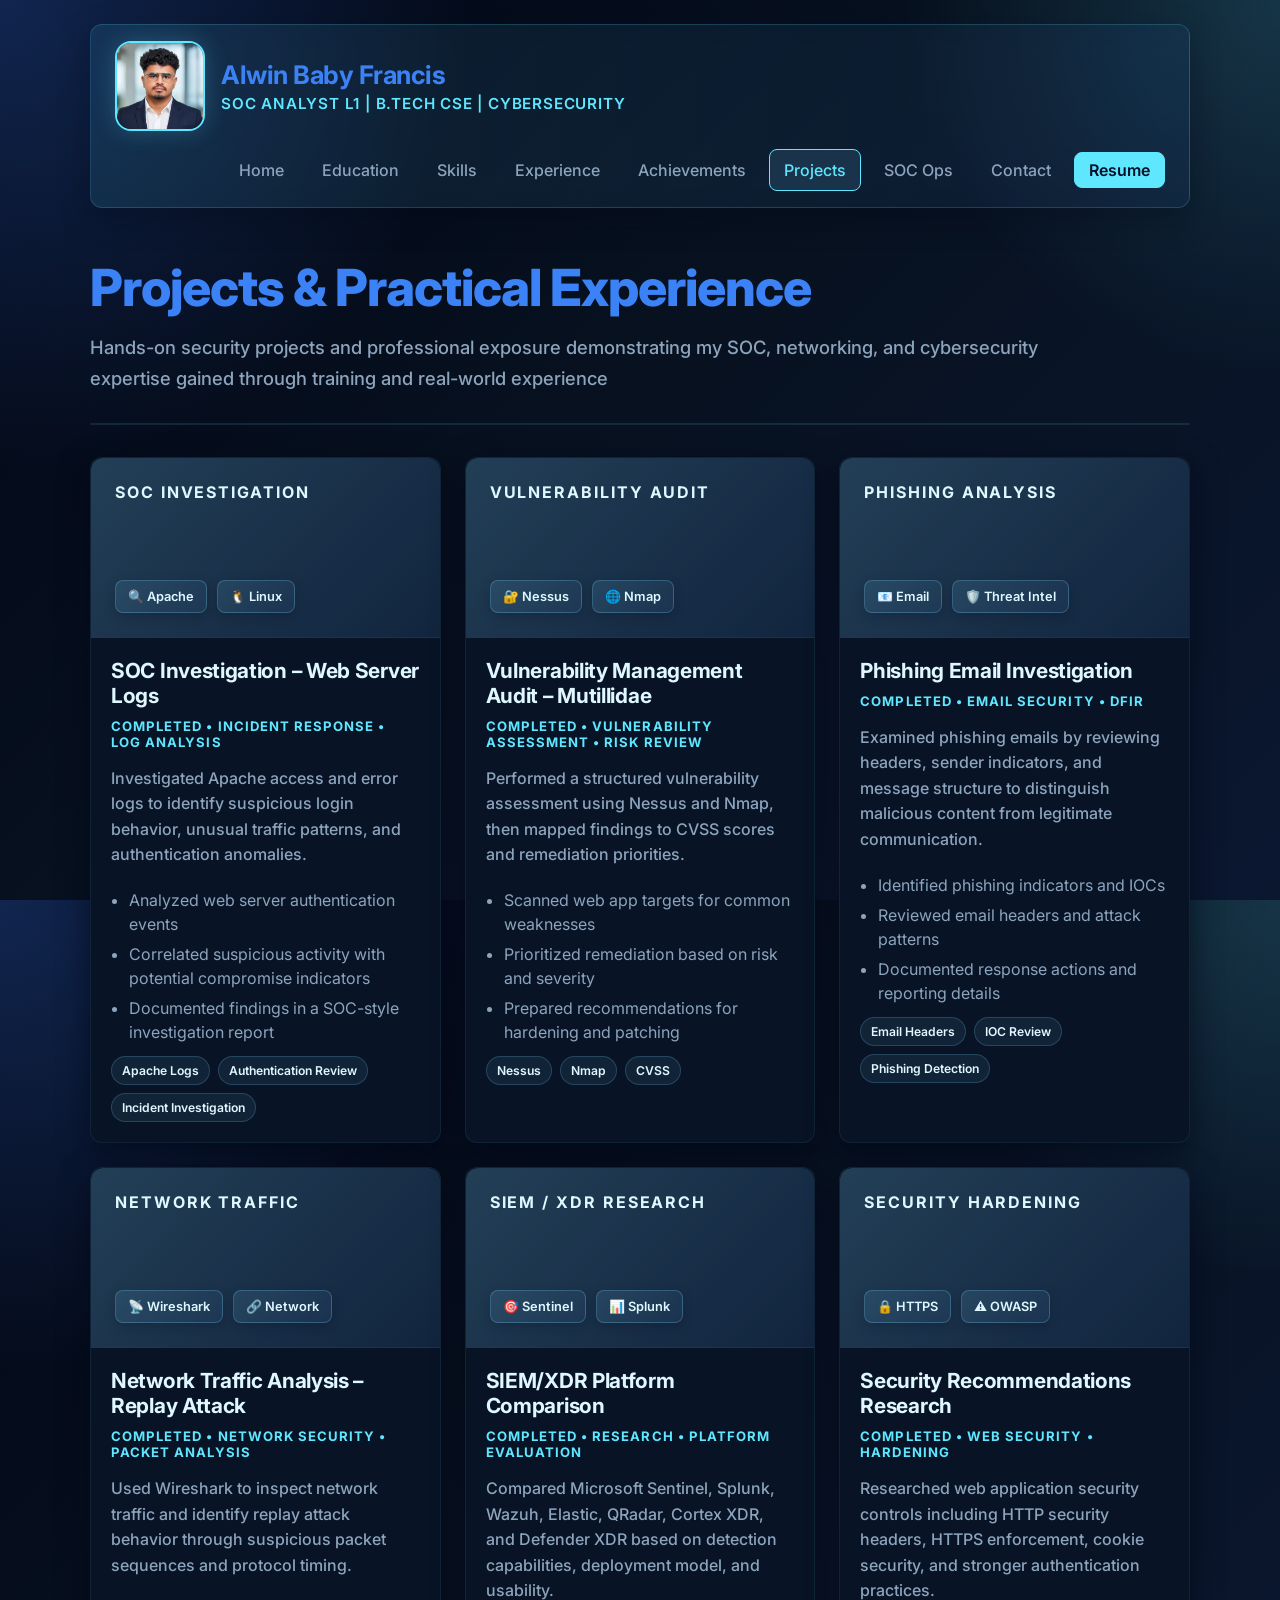
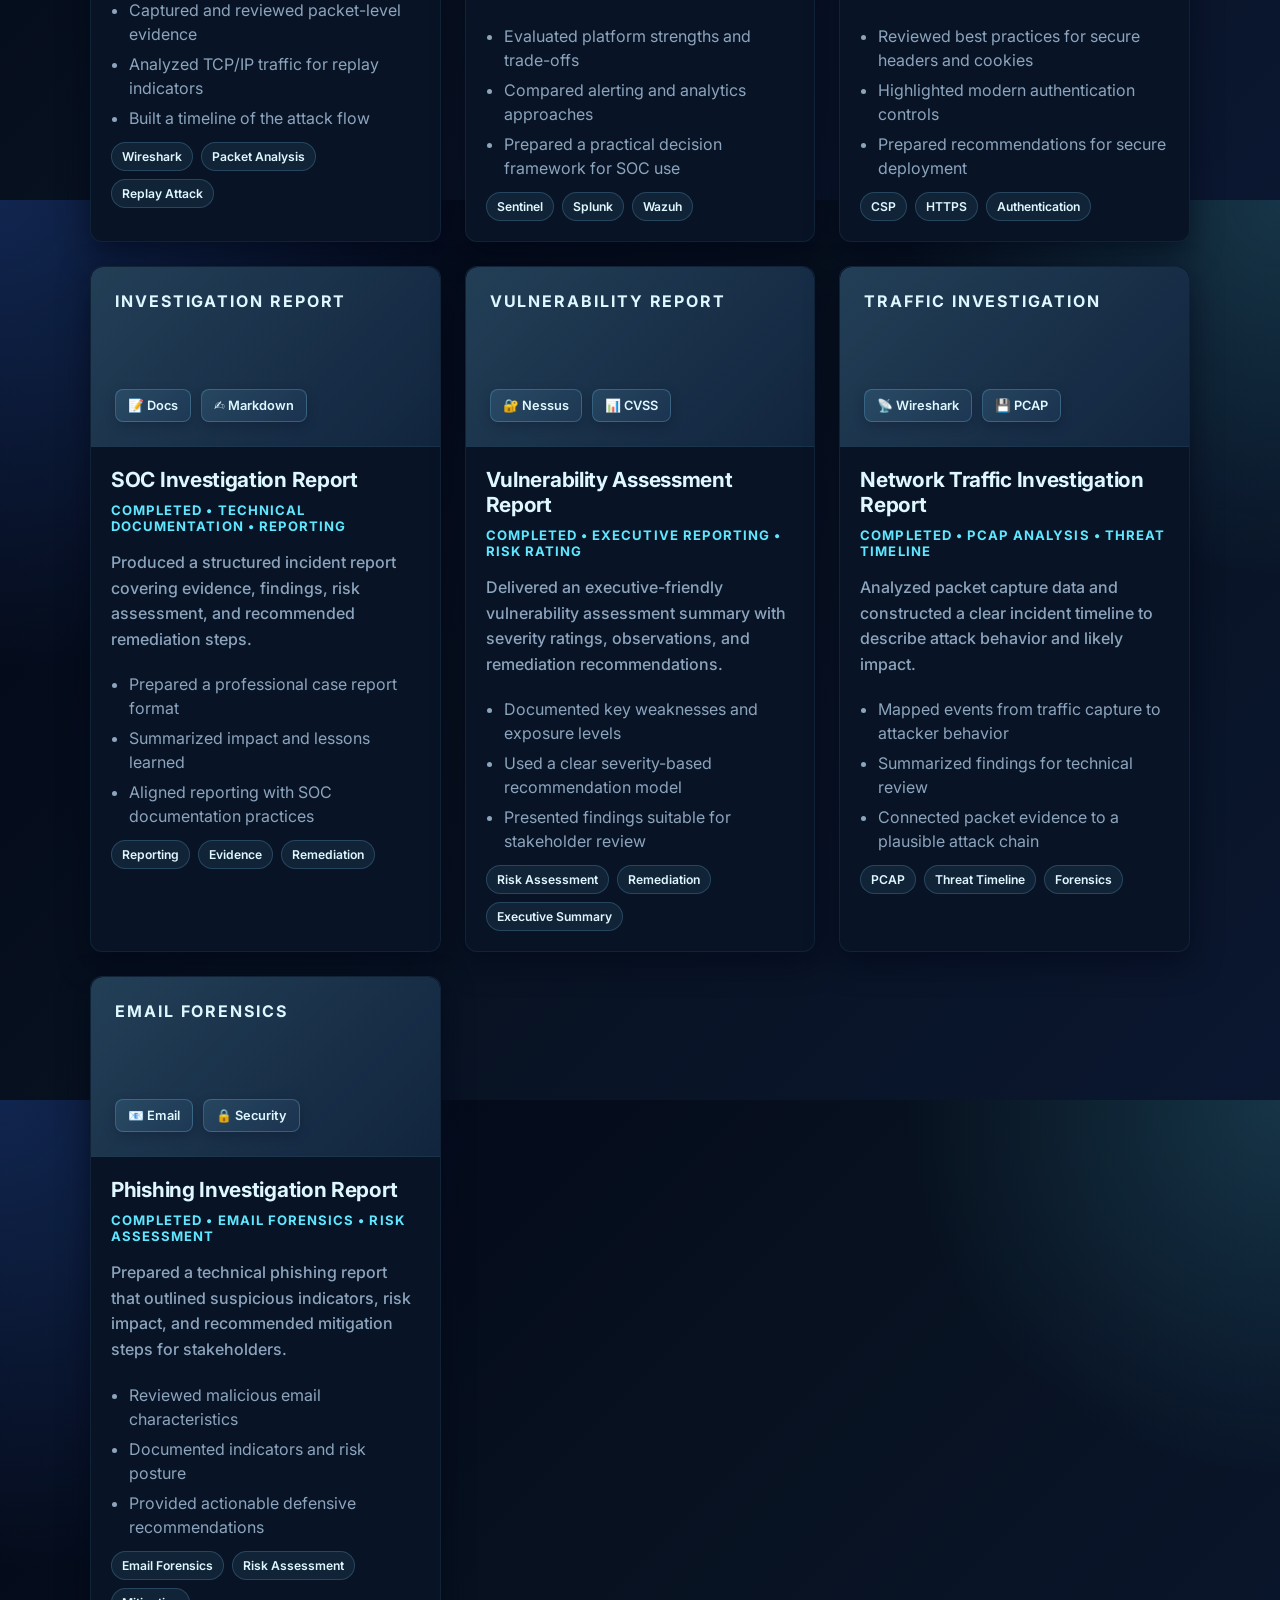
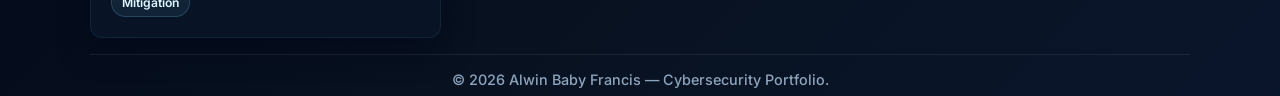
<file: projects.html>
<!doctype html>
<html lang="en">
<head>
  <meta charset="utf-8" />
  <meta name="viewport" content="width=device-width,initial-scale=1" />
  <title>Projects — Alwin Baby Francis</title>
  <meta name="description" content="SOC projects and security research by Alwin Baby Francis" />
  <link rel="stylesheet" href="css/style.css">
  <link href="https://fonts.googleapis.com/css2?family=Inter:wght@300;400;600;700&display=swap" rel="stylesheet">
</head>
<body class="dark">

  <div class="wrapper">
    <header class="site-header">
      <div class="header-inner">
        <div class="brand">
          <img src="./photo.jpg" alt="Alwin Baby Francis" class="avatar" onerror="this.src='https://via.placeholder.com/64?text=Profile'">
          <div class="brand-text">
            <h1>Alwin Baby Francis</h1>
            <p>SOC Analyst L1 | B.Tech CSE | Cybersecurity</p>
          </div>
        </div>

        <nav class="nav">
          <a href="index.html" class="nav-link">Home</a>
          <a href="education.html" class="nav-link">Education</a>
          <a href="skills.html" class="nav-link">Skills</a>
          <a href="experience.html" class="nav-link">Experience</a>
          <a href="achievements.html" class="nav-link">Achievements</a>
          <a href="projects.html" class="nav-link active">Projects</a>
          <a href="soc-operations.html" class="nav-link">SOC Ops</a>
          <a href="contact.html" class="nav-link">Contact</a>
          <a href="resume/Alwin_Baby_Francis_Resume.pdf" class="btn" download>Resume</a>
        </nav>
      </div>
    </header>

    <main class="container">
      <section class="page-header">
        <h1 class="page-title">Projects & Practical Experience</h1>
        <p class="page-lead">Hands-on security projects and professional exposure demonstrating my SOC, networking, and cybersecurity expertise gained through training and real-world experience</p>
      </section>

      <section class="projects-grid">
        <article class="card animate-up" data-delay="0">
          <div class="card-image-wrapper">
            <div class="project-visual">
              <div class="project-logo">SOC Investigation</div>
              <div class="project-logos">
                <div class="tool-badge" title="Apache Logs">🔍 Apache</div>
                <div class="tool-badge" title="Linux">🐧 Linux</div>
              </div>
            </div>
          </div>
          <div class="card-body">
            <h3>SOC Investigation – Web Server Logs</h3>
            <p class="project-meta">Completed • Incident Response • Log Analysis</p>
            <p class="muted">Investigated Apache access and error logs to identify suspicious login behavior, unusual traffic patterns, and authentication anomalies.</p>
            <ul class="project-highlights">
              <li>Analyzed web server authentication events</li>
              <li>Correlated suspicious activity with potential compromise indicators</li>
              <li>Documented findings in a SOC-style investigation report</li>
            </ul>
            <div class="project-tags">
              <span class="project-chip">Apache Logs</span>
              <span class="project-chip">Authentication Review</span>
              <span class="project-chip">Incident Investigation</span>
            </div>
          </div>
        </article>

        <article class="card animate-up" data-delay="60">
          <div class="card-image-wrapper">
            <div class="project-visual">
              <div class="project-logo">Vulnerability Audit</div>
              <div class="project-logos">
                <div class="tool-badge" title="Nessus">🔐 Nessus</div>
                <div class="tool-badge" title="Nmap">🌐 Nmap</div>
              </div>
            </div>
          </div>
          <div class="card-body">
            <h3>Vulnerability Management Audit – Mutillidae</h3>
            <p class="project-meta">Completed • Vulnerability Assessment • Risk Review</p>
            <p class="muted">Performed a structured vulnerability assessment using Nessus and Nmap, then mapped findings to CVSS scores and remediation priorities.</p>
            <ul class="project-highlights">
              <li>Scanned web app targets for common weaknesses</li>
              <li>Prioritized remediation based on risk and severity</li>
              <li>Prepared recommendations for hardening and patching</li>
            </ul>
            <div class="project-tags">
              <span class="project-chip">Nessus</span>
              <span class="project-chip">Nmap</span>
              <span class="project-chip">CVSS</span>
            </div>
          </div>
        </article>

        <article class="card animate-up" data-delay="120">
          <div class="card-image-wrapper">
            <div class="project-visual">
              <div class="project-logo">Phishing Analysis</div>
              <div class="project-logos">
                <div class="tool-badge" title="Email Security">📧 Email</div>
                <div class="tool-badge" title="Threat Intelligence">🛡️ Threat Intel</div>
              </div>
            </div>
          </div>
          <div class="card-body">
            <h3>Phishing Email Investigation</h3>
            <p class="project-meta">Completed • Email Security • DFIR</p>
            <p class="muted">Examined phishing emails by reviewing headers, sender indicators, and message structure to distinguish malicious content from legitimate communication.</p>
            <ul class="project-highlights">
              <li>Identified phishing indicators and IOCs</li>
              <li>Reviewed email headers and attack patterns</li>
              <li>Documented response actions and reporting details</li>
            </ul>
            <div class="project-tags">
              <span class="project-chip">Email Headers</span>
              <span class="project-chip">IOC Review</span>
              <span class="project-chip">Phishing Detection</span>
            </div>
          </div>
        </article>

        <article class="card animate-up" data-delay="180">
          <div class="card-image-wrapper">
            <div class="project-visual">
              <div class="project-logo">Network Traffic</div>
              <div class="project-logos">
                <div class="tool-badge" title="Wireshark">📡 Wireshark</div>
                <div class="tool-badge" title="Network">🔗 Network</div>
              </div>
            </div>
          </div>
          <div class="card-body">
            <h3>Network Traffic Analysis – Replay Attack</h3>
            <p class="project-meta">Completed • Network Security • Packet Analysis</p>
            <p class="muted">Used Wireshark to inspect network traffic and identify replay attack behavior through suspicious packet sequences and protocol timing.</p>
            <ul class="project-highlights">
              <li>Captured and reviewed packet-level evidence</li>
              <li>Analyzed TCP/IP traffic for replay indicators</li>
              <li>Built a timeline of the attack flow</li>
            </ul>
            <div class="project-tags">
              <span class="project-chip">Wireshark</span>
              <span class="project-chip">Packet Analysis</span>
              <span class="project-chip">Replay Attack</span>
            </div>
          </div>
        </article>

        <article class="card animate-up" data-delay="240">
          <div class="card-image-wrapper">
            <div class="project-visual">
              <div class="project-logo">SIEM / XDR Research</div>
              <div class="project-logos">
                <div class="tool-badge" title="Microsoft Sentinel">🎯 Sentinel</div>
                <div class="tool-badge" title="Splunk">📊 Splunk</div>
              </div>
            </div>
          </div>
          <div class="card-body">
            <h3>SIEM/XDR Platform Comparison</h3>
            <p class="project-meta">Completed • Research • Platform Evaluation</p>
            <p class="muted">Compared Microsoft Sentinel, Splunk, Wazuh, Elastic, QRadar, Cortex XDR, and Defender XDR based on detection capabilities, deployment model, and usability.</p>
            <ul class="project-highlights">
              <li>Evaluated platform strengths and trade-offs</li>
              <li>Compared alerting and analytics approaches</li>
              <li>Prepared a practical decision framework for SOC use</li>
            </ul>
            <div class="project-tags">
              <span class="project-chip">Sentinel</span>
              <span class="project-chip">Splunk</span>
              <span class="project-chip">Wazuh</span>
            </div>
          </div>
        </article>

        <article class="card animate-up" data-delay="300">
          <div class="card-image-wrapper">
            <div class="project-visual">
              <div class="project-logo">Security Hardening</div>
              <div class="project-logos">
                <div class="tool-badge" title="HTTPS">🔒 HTTPS</div>
                <div class="tool-badge" title="OWASP">⚠️ OWASP</div>
              </div>
            </div>
          </div>
          <div class="card-body">
            <h3>Security Recommendations Research</h3>
            <p class="project-meta">Completed • Web Security • Hardening</p>
            <p class="muted">Researched web application security controls including HTTP security headers, HTTPS enforcement, cookie security, and stronger authentication practices.</p>
            <ul class="project-highlights">
              <li>Reviewed best practices for secure headers and cookies</li>
              <li>Highlighted modern authentication controls</li>
              <li>Prepared recommendations for secure deployment</li>
            </ul>
            <div class="project-tags">
              <span class="project-chip">CSP</span>
              <span class="project-chip">HTTPS</span>
              <span class="project-chip">Authentication</span>
            </div>
          </div>
        </article>

        <article class="card animate-up" data-delay="360">
          <div class="card-image-wrapper">
            <div class="project-visual">
              <div class="project-logo">Investigation Report</div>
              <div class="project-logos">
                <div class="tool-badge" title="Documentation">📝 Docs</div>
                <div class="tool-badge" title="Markdown">✍️ Markdown</div>
              </div>
            </div>
          </div>
          <div class="card-body">
            <h3>SOC Investigation Report</h3>
            <p class="project-meta">Completed • Technical Documentation • Reporting</p>
            <p class="muted">Produced a structured incident report covering evidence, findings, risk assessment, and recommended remediation steps.</p>
            <ul class="project-highlights">
              <li>Prepared a professional case report format</li>
              <li>Summarized impact and lessons learned</li>
              <li>Aligned reporting with SOC documentation practices</li>
            </ul>
            <div class="project-tags">
              <span class="project-chip">Reporting</span>
              <span class="project-chip">Evidence</span>
              <span class="project-chip">Remediation</span>
            </div>
          </div>
        </article>

        <article class="card animate-up" data-delay="420">
          <div class="card-image-wrapper">
            <div class="project-visual">
              <div class="project-logo">Vulnerability Report</div>
              <div class="project-logos">
                <div class="tool-badge" title="Nessus">🔐 Nessus</div>
                <div class="tool-badge" title="CVSS">📊 CVSS</div>
              </div>
            </div>
          </div>
          <div class="card-body">
            <h3>Vulnerability Assessment Report</h3>
            <p class="project-meta">Completed • Executive Reporting • Risk Rating</p>
            <p class="muted">Delivered an executive-friendly vulnerability assessment summary with severity ratings, observations, and remediation recommendations.</p>
            <ul class="project-highlights">
              <li>Documented key weaknesses and exposure levels</li>
              <li>Used a clear severity-based recommendation model</li>
              <li>Presented findings suitable for stakeholder review</li>
            </ul>
            <div class="project-tags">
              <span class="project-chip">Risk Assessment</span>
              <span class="project-chip">Remediation</span>
              <span class="project-chip">Executive Summary</span>
            </div>
          </div>
        </article>

        <article class="card animate-up" data-delay="480">
          <div class="card-image-wrapper">
            <div class="project-visual">
              <div class="project-logo">Traffic Investigation</div>
              <div class="project-logos">
                <div class="tool-badge" title="Wireshark">📡 Wireshark</div>
                <div class="tool-badge" title="PCAP">💾 PCAP</div>
              </div>
            </div>
          </div>
          <div class="card-body">
            <h3>Network Traffic Investigation Report</h3>
            <p class="project-meta">Completed • PCAP Analysis • Threat Timeline</p>
            <p class="muted">Analyzed packet capture data and constructed a clear incident timeline to describe attack behavior and likely impact.</p>
            <ul class="project-highlights">
              <li>Mapped events from traffic capture to attacker behavior</li>
              <li>Summarized findings for technical review</li>
              <li>Connected packet evidence to a plausible attack chain</li>
            </ul>
            <div class="project-tags">
              <span class="project-chip">PCAP</span>
              <span class="project-chip">Threat Timeline</span>
              <span class="project-chip">Forensics</span>
            </div>
          </div>
        </article>

        <article class="card animate-up" data-delay="540">
          <div class="card-image-wrapper">
            <div class="project-visual">
              <div class="project-logo">Email Forensics</div>
              <div class="project-logos">
                <div class="tool-badge" title="Email">📧 Email</div>
                <div class="tool-badge" title="Security">🔒 Security</div>
              </div>
            </div>
          </div>
          <div class="card-body">
            <h3>Phishing Investigation Report</h3>
            <p class="project-meta">Completed • Email Forensics • Risk Assessment</p>
            <p class="muted">Prepared a technical phishing report that outlined suspicious indicators, risk impact, and recommended mitigation steps for stakeholders.</p>
            <ul class="project-highlights">
              <li>Reviewed malicious email characteristics</li>
              <li>Documented indicators and risk posture</li>
              <li>Provided actionable defensive recommendations</li>
            </ul>
            <div class="project-tags">
              <span class="project-chip">Email Forensics</span>
              <span class="project-chip">Risk Assessment</span>
              <span class="project-chip">Mitigation</span>
            </div>
          </div>
        </article>
      </section>

      <footer class="site-footer muted">
        © <span id="yr"></span> Alwin Baby Francis — Cybersecurity Portfolio.
      </footer>
    </main>
  </div>

  <script src="js/main.js"></script>
</body>
</html>
</file>
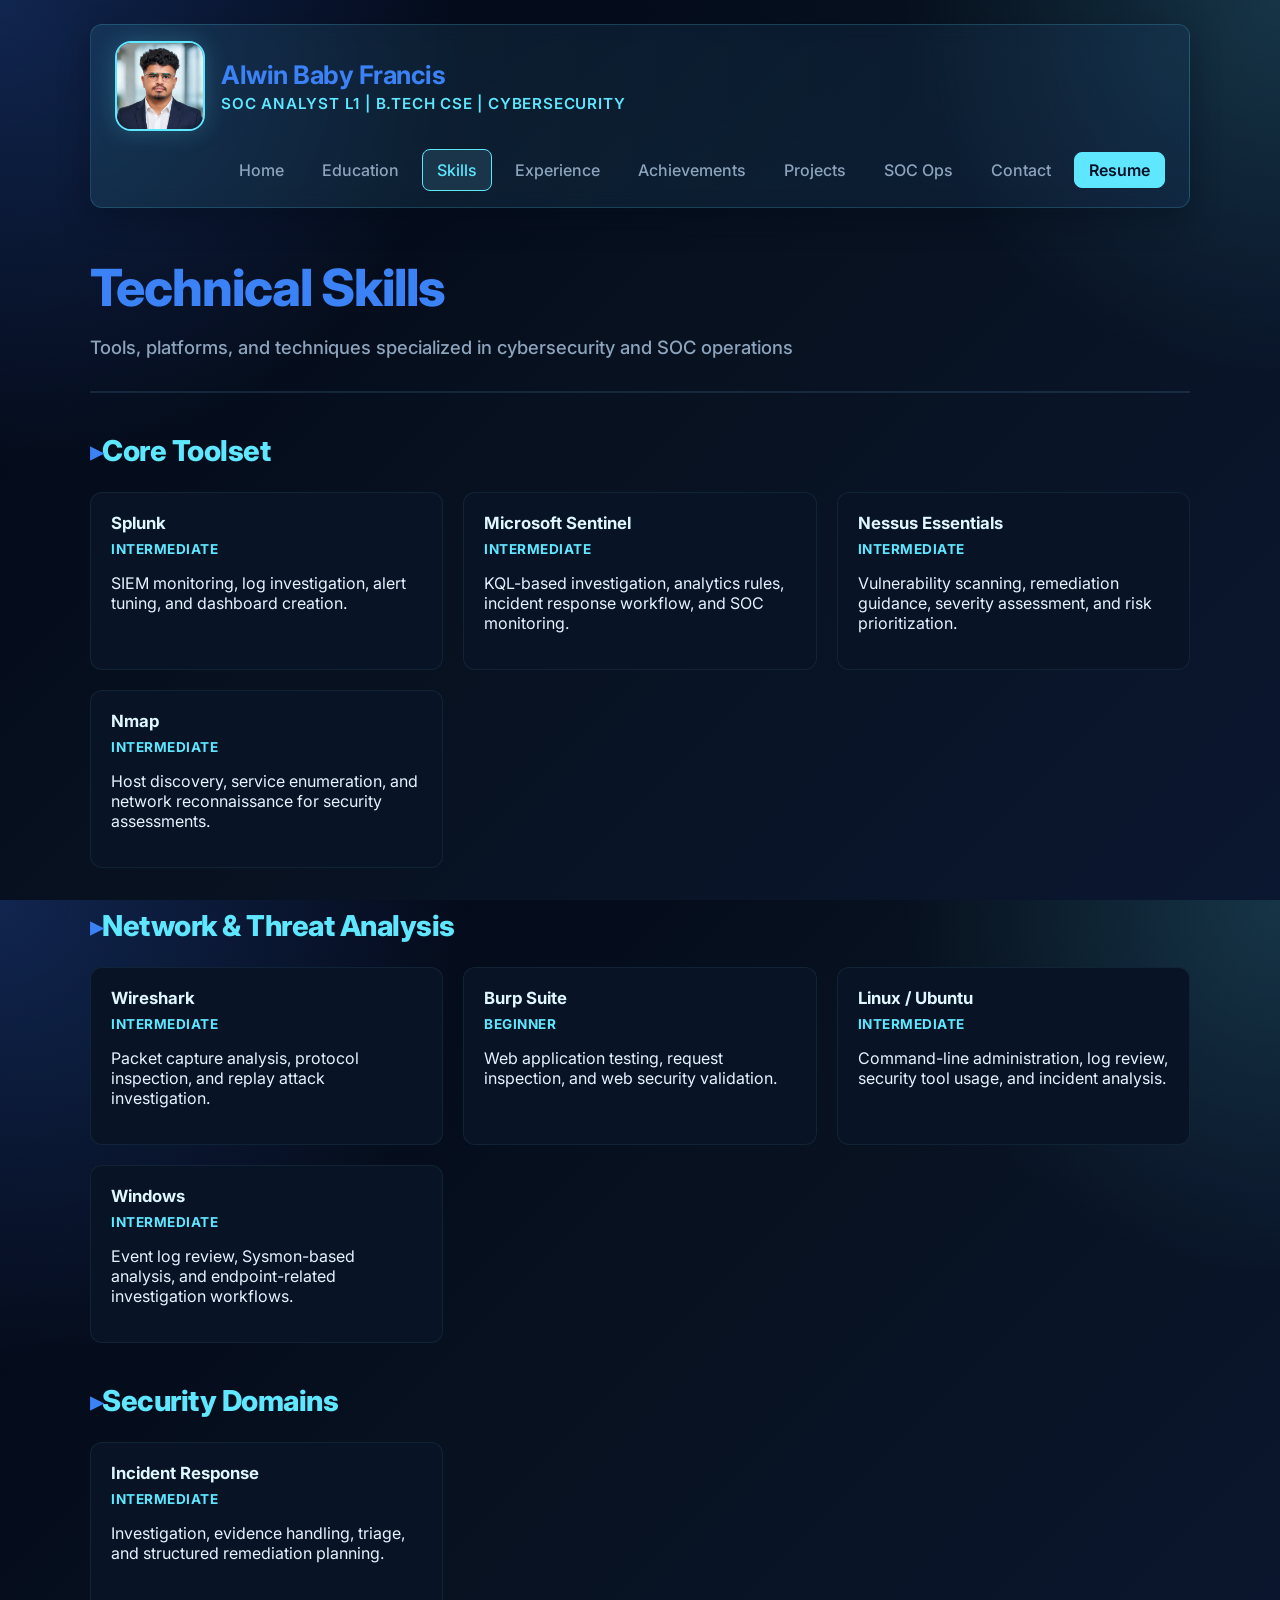
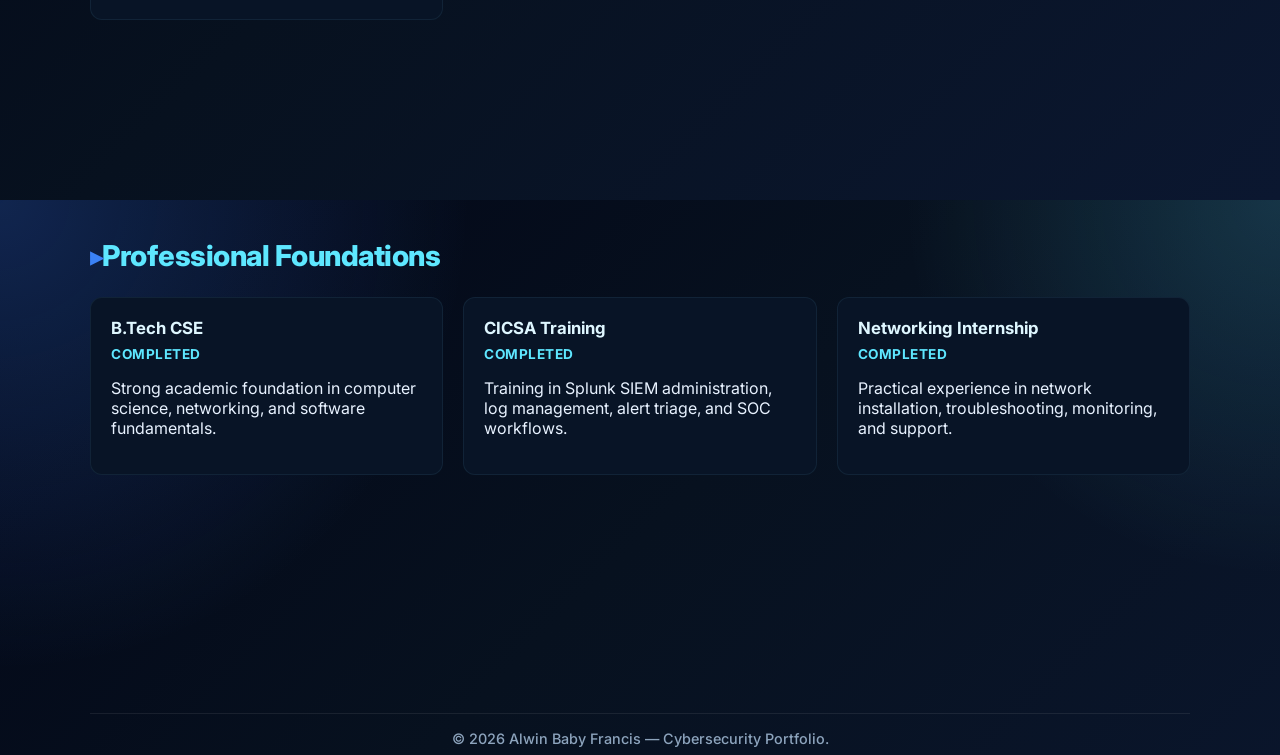
<file: skills.html>
<!doctype html>
<html lang="en">
<head>
  <meta charset="utf-8" />
  <meta name="viewport" content="width=device-width,initial-scale=1" />
  <title>Skills — Alwin Baby Francis</title>
  <meta name="description" content="Technical and professional skills of Alwin Baby Francis, SOC Analyst." />
  <link rel="stylesheet" href="css/style.css">
  <link href="https://fonts.googleapis.com/css2?family=Inter:wght@300;400;600;700&display=swap" rel="stylesheet">
</head>
<body class="dark">

  <div class="wrapper">
    <header class="site-header">
      <div class="header-inner">
        <div class="brand">
          <img src="./photo.jpg" alt="Alwin Baby Francis" class="avatar" onerror="this.src='https://via.placeholder.com/64?text=Profile'">
          <div class="brand-text">
            <h1>Alwin Baby Francis</h1>
            <p>SOC Analyst L1 | B.Tech CSE | Cybersecurity</p>
          </div>
        </div>

        <nav class="nav">
          <a href="index.html" class="nav-link">Home</a>
          <a href="education.html" class="nav-link">Education</a>
          <a href="skills.html" class="nav-link active">Skills</a>
          <a href="experience.html" class="nav-link">Experience</a>
          <a href="achievements.html" class="nav-link">Achievements</a>
          <a href="projects.html" class="nav-link">Projects</a>
          <a href="soc-operations.html" class="nav-link">SOC Ops</a>
          <a href="contact.html" class="nav-link">Contact</a>
          <a href="resume/Alwin_Baby_Francis_Resume.pdf" class="btn" download>Resume</a>
        </nav>
      </div>
    </header>

    <main class="container">
      <section class="page-header">
        <h1 class="page-title">Technical Skills</h1>
        <p class="page-lead">Tools, platforms, and techniques specialized in cybersecurity and SOC operations</p>
      </section>

      <section class="skills-section">
        <h2 class="section-title">Core Toolset</h2>
        <div class="skills-grid">
          <div class="skill-card animate-up" data-delay="0">
            <h3>Splunk</h3>
            <p class="skill-level">Intermediate</p>
            <p class="muted">SIEM monitoring, log investigation, alert tuning, and dashboard creation.</p>
          </div>
          <div class="skill-card animate-up" data-delay="60">
            <h3>Microsoft Sentinel</h3>
            <p class="skill-level">Intermediate</p>
            <p class="muted">KQL-based investigation, analytics rules, incident response workflow, and SOC monitoring.</p>
          </div>
          <div class="skill-card animate-up" data-delay="120">
            <h3>Nessus Essentials</h3>
            <p class="skill-level">Intermediate</p>
            <p class="muted">Vulnerability scanning, remediation guidance, severity assessment, and risk prioritization.</p>
          </div>
          <div class="skill-card animate-up" data-delay="180">
            <h3>Nmap</h3>
            <p class="skill-level">Intermediate</p>
            <p class="muted">Host discovery, service enumeration, and network reconnaissance for security assessments.</p>
          </div>
        </div>
      </section>

      <section class="skills-section">
        <h2 class="section-title">Network & Threat Analysis</h2>
        <div class="skills-grid">
          <div class="skill-card animate-up" data-delay="0">
            <h3>Wireshark</h3>
            <p class="skill-level">Intermediate</p>
            <p class="muted">Packet capture analysis, protocol inspection, and replay attack investigation.</p>
          </div>
          <div class="skill-card animate-up" data-delay="60">
            <h3>Burp Suite</h3>
            <p class="skill-level">Beginner</p>
            <p class="muted">Web application testing, request inspection, and web security validation.</p>
          </div>
          <div class="skill-card animate-up" data-delay="120">
            <h3>Linux / Ubuntu</h3>
            <p class="skill-level">Intermediate</p>
            <p class="muted">Command-line administration, log review, security tool usage, and incident analysis.</p>
          </div>
          <div class="skill-card animate-up" data-delay="180">
            <h3>Windows</h3>
            <p class="skill-level">Intermediate</p>
            <p class="muted">Event log review, Sysmon-based analysis, and endpoint-related investigation workflows.</p>
          </div>
        </div>
      </section>

      <section class="skills-section">
        <h2 class="section-title">Security Domains</h2>
        <div class="skills-grid">
          <div class="skill-card animate-up" data-delay="0">
            <h3>Incident Response</h3>
            <p class="skill-level">Intermediate</p>
            <p class="muted">Investigation, evidence handling, triage, and structured remediation planning.</p>
          </div>
          <div class="skill-card animate-up" data-delay="60">
            <h3>Vulnerability Assessment</h3>
            <p class="skill-level">Intermediate</p>
            <p class="muted">Scanning, CVSS-based prioritization, risk assessment, and remediation recommendations.</p>
          </div>
          <div class="skill-card animate-up" data-delay="120">
            <h3>Log Analysis</h3>
            <p class="skill-level">Advanced</p>
            <p class="muted">Apache and system log analysis, authentication review, and threat correlation.</p>
          </div>
          <div class="skill-card animate-up" data-delay="180">
            <h3>Phishing & Email Security</h3>
            <p class="skill-level">Intermediate</p>
            <p class="muted">Email header analysis, phishing detection, IOC review, and reporting.</p>
          </div>
        </div>
      </section>

      <section class="skills-section">
        <h2 class="section-title">Professional Foundations</h2>
        <div class="skills-grid">
          <div class="skill-card animate-up" data-delay="0">
            <h3>B.Tech CSE</h3>
            <p class="skill-level">Completed</p>
            <p class="muted">Strong academic foundation in computer science, networking, and software fundamentals.</p>
          </div>
          <div class="skill-card animate-up" data-delay="60">
            <h3>CICSA Training</h3>
            <p class="skill-level">Completed</p>
            <p class="muted">Training in Splunk SIEM administration, log management, alert triage, and SOC workflows.</p>
          </div>
          <div class="skill-card animate-up" data-delay="120">
            <h3>Networking Internship</h3>
            <p class="skill-level">Completed</p>
            <p class="muted">Practical experience in network installation, troubleshooting, monitoring, and support.</p>
          </div>
          <div class="skill-card animate-up" data-delay="180">
            <h3>Technical Reporting</h3>
            <p class="skill-level">Intermediate</p>
            <p class="muted">Prepared SOC reports, vulnerability summaries, and incident documentation for professional use.</p>
          </div>
        </div>
      </section>

      <footer class="site-footer muted">
        © <span id="yr"></span> Alwin Baby Francis — Cybersecurity Portfolio.
      </footer>
    </main>
  </div>

  <script src="js/main.js"></script>
</body>
</html>
</file>
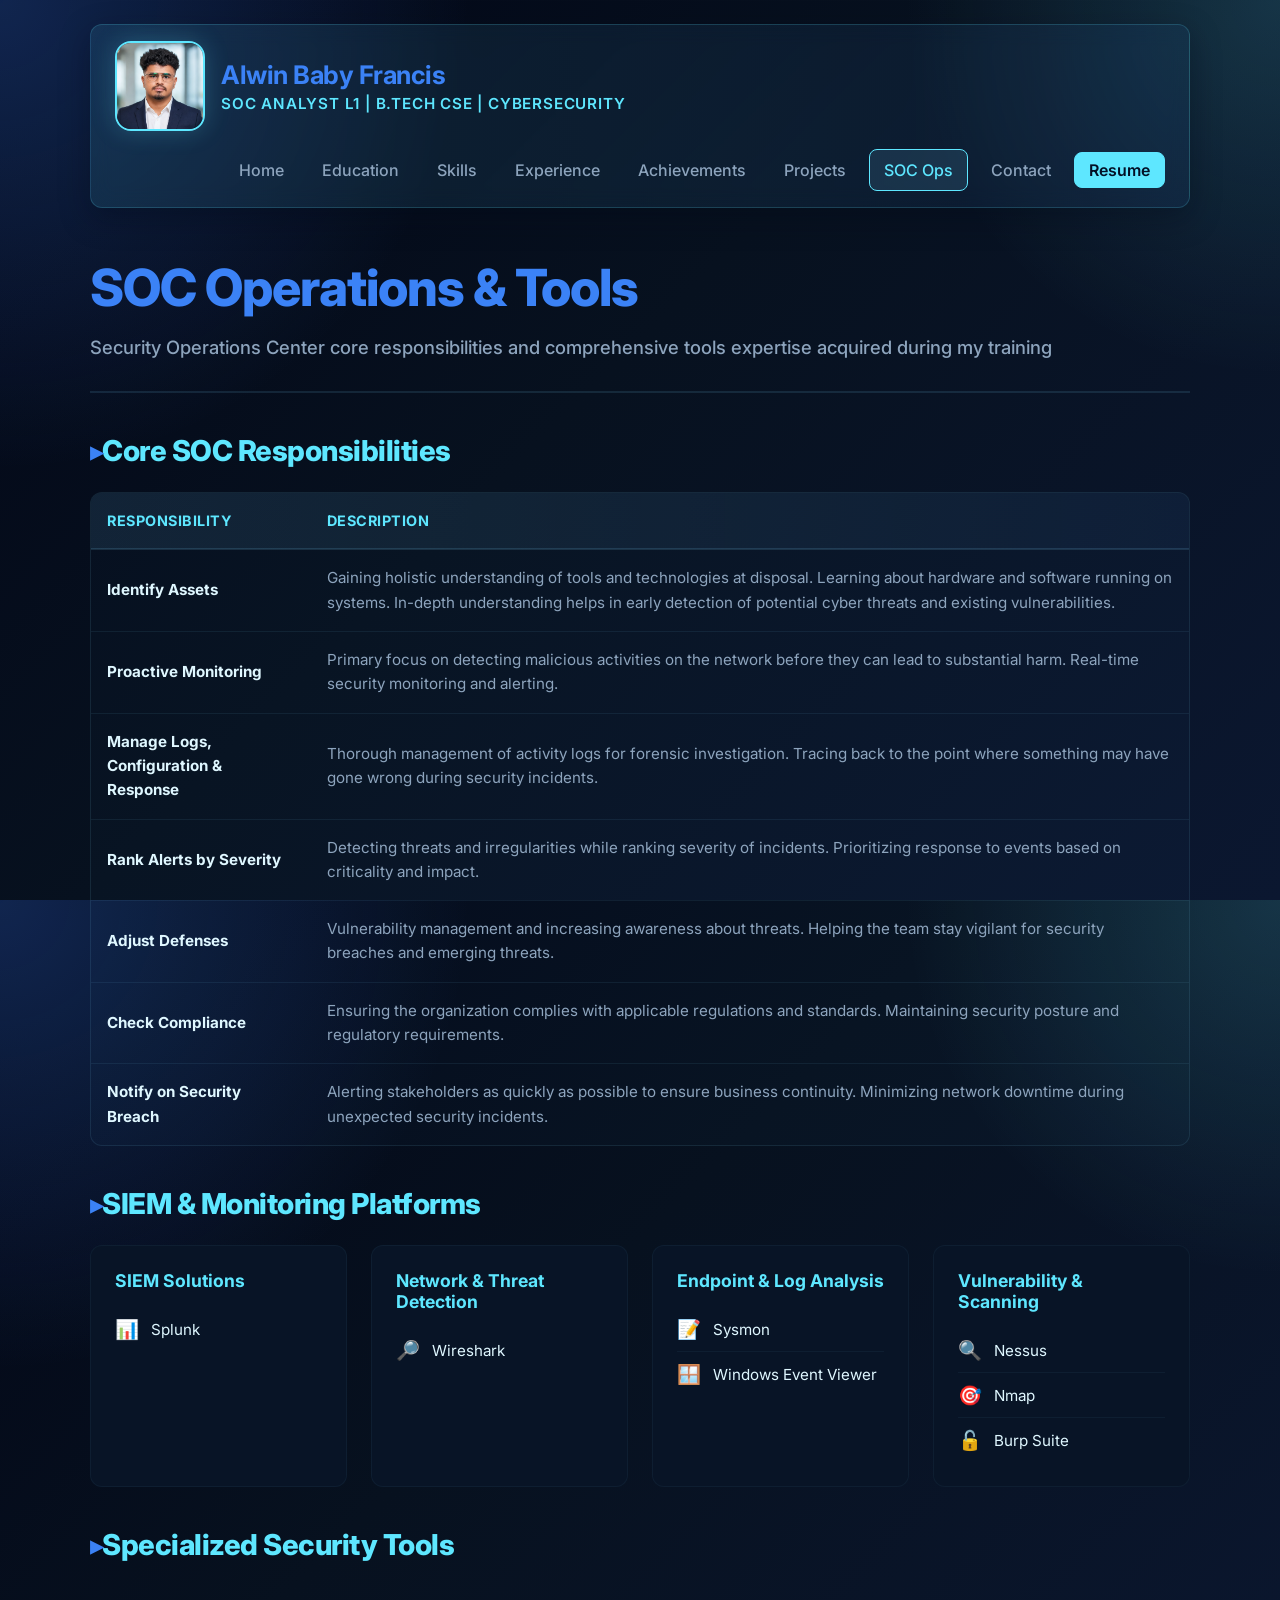
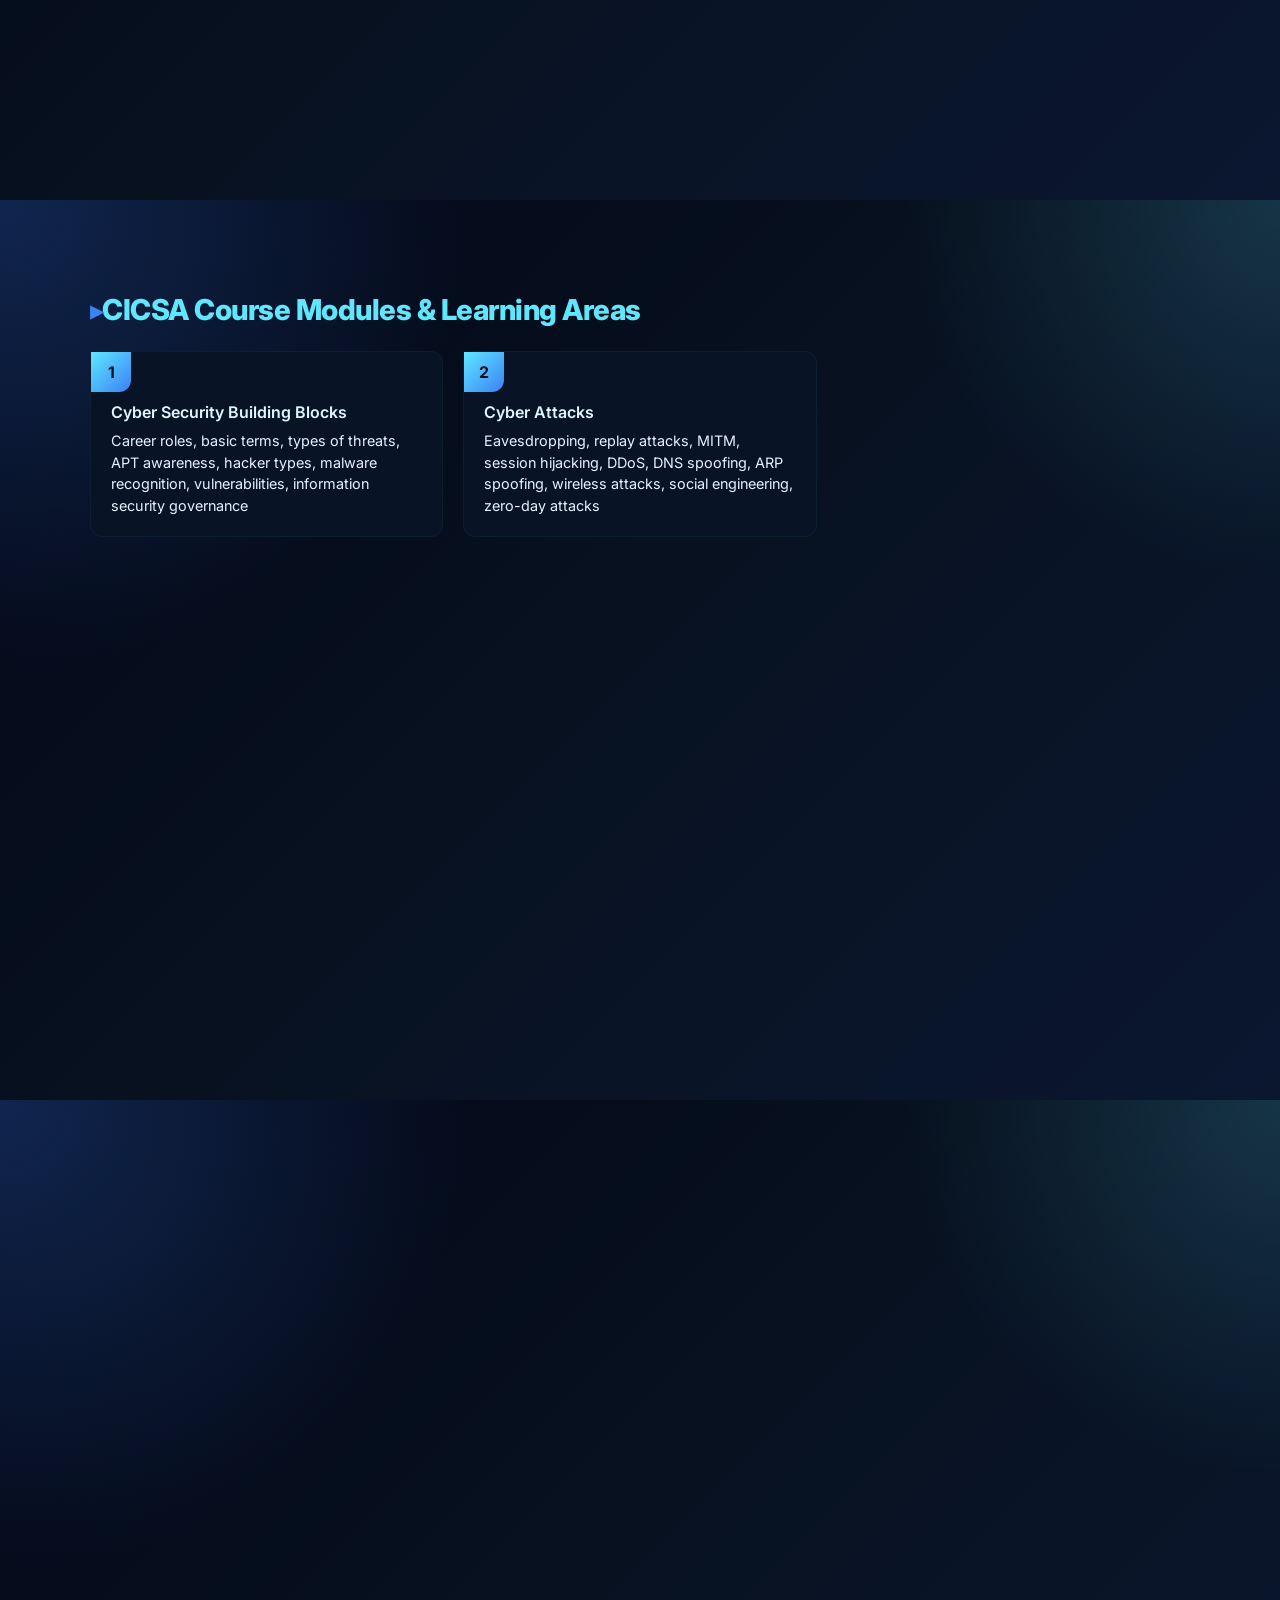
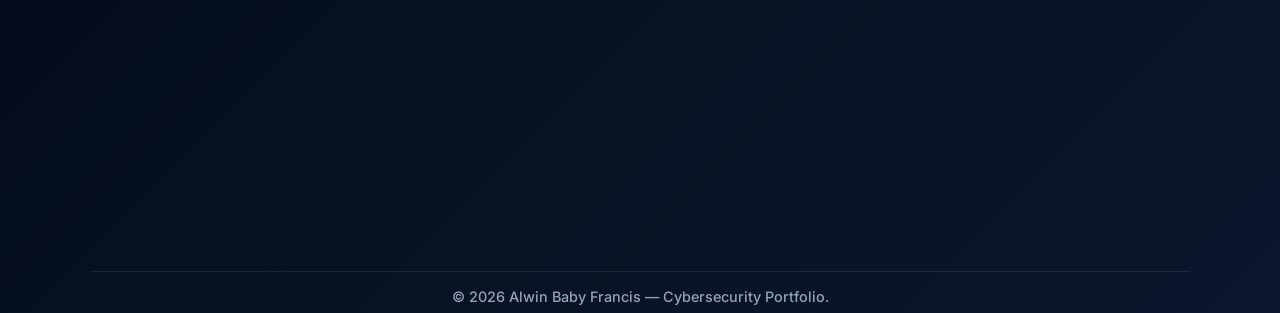
<file: soc-operations.html>
<!doctype html>
<html lang="en">
<head>
  <meta charset="utf-8" />
  <meta name="viewport" content="width=device-width,initial-scale=1" />
  <title>SOC Operations & Tools — Alwin Baby Francis</title>
  <meta name="description" content="Security Operations Center functions, responsibilities, and tools expertise." />
  <link rel="stylesheet" href="css/style.css">
  <link href="https://fonts.googleapis.com/css2?family=Inter:wght@300;400;600;700&display=swap" rel="stylesheet">
</head>
<body class="dark">

  <div class="wrapper">
    <header class="site-header">
      <div class="header-inner">
        <div class="brand">
          <img src="./photo.jpg" alt="Alwin Baby Francis" class="avatar" onerror="this.src='https://via.placeholder.com/64?text=Profile'">
          <div class="brand-text">
            <h1>Alwin Baby Francis</h1>
            <p>SOC Analyst L1 | B.Tech CSE | Cybersecurity</p>
          </div>
        </div>

        <nav class="nav">
          <a href="index.html" class="nav-link">Home</a>
          <a href="education.html" class="nav-link">Education</a>
          <a href="skills.html" class="nav-link">Skills</a>
          <a href="experience.html" class="nav-link">Experience</a>
          <a href="achievements.html" class="nav-link">Achievements</a>
          <a href="projects.html" class="nav-link">Projects</a>
          <a href="soc-operations.html" class="nav-link active">SOC Ops</a>
          <a href="contact.html" class="nav-link">Contact</a>
          <a href="resume/Alwin_Baby_Francis_Resume.pdf" class="btn" download>Resume</a>
        </nav>
      </div>
    </header>

    <main class="container">
      <section class="page-header">
        <h1 class="page-title">SOC Operations & Tools</h1>
        <p class="page-lead">Security Operations Center core responsibilities and comprehensive tools expertise acquired during my training</p>
      </section>

      <section class="soc-roles-section">
        <h2 class="section-title">Core SOC Responsibilities</h2>
        <div class="roles-table-wrapper">
          <table class="roles-table">
            <thead>
              <tr>
                <th>Responsibility</th>
                <th>Description</th>
              </tr>
            </thead>
            <tbody>
              <tr class="animate-up" data-delay="0">
                <td><strong>Identify Assets</strong></td>
                <td>Gaining holistic understanding of tools and technologies at disposal. Learning about hardware and software running on systems. In-depth understanding helps in early detection of potential cyber threats and existing vulnerabilities.</td>
              </tr>
              <tr class="animate-up" data-delay="60">
                <td><strong>Proactive Monitoring</strong></td>
                <td>Primary focus on detecting malicious activities on the network before they can lead to substantial harm. Real-time security monitoring and alerting.</td>
              </tr>
              <tr class="animate-up" data-delay="120">
                <td><strong>Manage Logs, Configuration & Response</strong></td>
                <td>Thorough management of activity logs for forensic investigation. Tracing back to the point where something may have gone wrong during security incidents.</td>
              </tr>
              <tr class="animate-up" data-delay="180">
                <td><strong>Rank Alerts by Severity</strong></td>
                <td>Detecting threats and irregularities while ranking severity of incidents. Prioritizing response to events based on criticality and impact.</td>
              </tr>
              <tr class="animate-up" data-delay="240">
                <td><strong>Adjust Defenses</strong></td>
                <td>Vulnerability management and increasing awareness about threats. Helping the team stay vigilant for security breaches and emerging threats.</td>
              </tr>
              <tr class="animate-up" data-delay="300">
                <td><strong>Check Compliance</strong></td>
                <td>Ensuring the organization complies with applicable regulations and standards. Maintaining security posture and regulatory requirements.</td>
              </tr>
              <tr class="animate-up" data-delay="360">
                <td><strong>Notify on Security Breach</strong></td>
                <td>Alerting stakeholders as quickly as possible to ensure business continuity. Minimizing network downtime during unexpected security incidents.</td>
              </tr>
            </tbody>
          </table>
        </div>
      </section>

      <section class="soc-roles-section">
        <h2 class="section-title">SIEM & Monitoring Platforms</h2>
        <div class="tools-showcase">
          <div class="tools-column animate-up" data-delay="0">
            <h3 class="tools-title">SIEM Solutions</h3>
            <div class="tool-item">
              <span class="tool-icon">📊</span>
              <span class="tool-name">Splunk</span>
            </div>
          </div>

          <div class="tools-column animate-up" data-delay="60">
            <h3 class="tools-title">Network & Threat Detection</h3>
            <div class="tool-item">
              <span class="tool-icon">🔎</span>
              <span class="tool-name">Wireshark</span>
            </div>
          </div>

          <div class="tools-column animate-up" data-delay="120">
            <h3 class="tools-title">Endpoint & Log Analysis</h3>
            <div class="tool-item">
              <span class="tool-icon">📝</span>
              <span class="tool-name">Sysmon</span>
            </div>
            <div class="tool-item">
              <span class="tool-icon">🪟</span>
              <span class="tool-name">Windows Event Viewer</span>
            </div>
          </div>

          <div class="tools-column animate-up" data-delay="180">
            <h3 class="tools-title">Vulnerability & Scanning</h3>
            <div class="tool-item">
              <span class="tool-icon">🔍</span>
              <span class="tool-name">Nessus</span>
            </div>
            <div class="tool-item">
              <span class="tool-icon">🎯</span>
              <span class="tool-name">Nmap</span>
            </div>
            <div class="tool-item">
              <span class="tool-icon">🔓</span>
              <span class="tool-name">Burp Suite</span>
            </div>
          </div>
        </div>
      </section>

      <section class="soc-roles-section">
        <h2 class="section-title">Specialized Security Tools</h2>
        <div class="tools-showcase">
          <div class="tools-column animate-up" data-delay="0">
            <h3 class="tools-title">Penetration Testing</h3>
            <div class="tool-item">
              <span class="tool-icon">🕵️</span>
              <span class="tool-name">Metasploit</span>
            </div>
            <div class="tool-item">
              <span class="tool-icon">🐍</span>
              <span class="tool-name">Exploit Database</span>
            </div>
            <div class="tool-item">
              <span class="tool-icon">🧬</span>
              <span class="tool-name">Nikto</span>
            </div>
            <div class="tool-item">
              <span class="tool-icon">🎭</span>
              <span class="tool-name">John the Ripper</span>
            </div>
          </div>

          <div class="tools-column animate-up" data-delay="60">
            <h3 class="tools-title">Proxy & Web Analysis</h3>
            <div class="tool-item">
              <span class="tool-icon">🌐</span>
              <span class="tool-name">Burp Suite</span>
            </div>
          </div>


          <div class="tools-column animate-up" data-delay="180">
            <h3 class="tools-title">Frameworks & Intelligence</h3>
            <div class="tool-item">
              <span class="tool-icon">🎯</span>
              <span class="tool-name">MITRE ATT&CK</span>
            </div>
          </div>
        </div>
      </section>

      <section class="soc-roles-section">
        <h2 class="section-title">CICSA Course Modules & Learning Areas</h2>
        <div class="course-modules-grid">
          <div class="module-card animate-up" data-delay="0">
            <div class="module-number">1</div>
            <h3>Cyber Security Building Blocks</h3>
            <p class="muted">Career roles, basic terms, types of threats, APT awareness, hacker types, malware recognition, vulnerabilities, information security governance</p>
          </div>

          <div class="module-card animate-up" data-delay="60">
            <div class="module-number">2</div>
            <h3>Cyber Attacks</h3>
            <p class="muted">Eavesdropping, replay attacks, MITM, session hijacking, DDoS, DNS spoofing, ARP spoofing, wireless attacks, social engineering, zero-day attacks</p>
          </div>

          <div class="module-card animate-up" data-delay="120">
            <div class="module-number">3</div>
            <h3>Network Security</h3>
            <p class="muted">OSI layers, secure protocols (TLS, HTTPS, SSH), AAA protocols (RADIUS, TACACS+), WPA2/WPA3, VPN, VLAN, Zero Trust, NAC</p>
          </div>

          <div class="module-card animate-up" data-delay="180">
            <div class="module-number">4</div>
            <h3>Kali Linux for Hackers</h3>
            <p class="muted">Linux fundamentals, user management, permissions, processes, file system, kernel concepts, security tools</p>
          </div>

          <div class="module-card animate-up" data-delay="240">
            <div class="module-number">5</div>
            <h3>Penetration Testing Planning</h3>
            <p class="muted">Penetration testing stages, planning methodology, anonymity & privacy, test execution frameworks</p>
          </div>

          <div class="module-card animate-up" data-delay="300">
            <div class="module-number">6</div>
            <h3>Information Gathering</h3>
            <p class="muted">OSINT, Google Dorking, Recon-ng, theHarvester, passive reconnaissance, publicly available data analysis</p>
          </div>

          <div class="module-card animate-up" data-delay="360">
            <div class="module-number">7</div>
            <h3>Scanning & Enumeration</h3>
            <p class="muted">Nmap, DNS enumeration, ICMP, FTP/SMB/SMTP/SNMP enumeration, PowerShell, Sparta, Zenmap</p>
          </div>

          <div class="module-card animate-up" data-delay="420">
            <div class="module-number">8</div>
            <h3>Vulnerability Scanning</h3>
            <p class="muted">Credential & non-credential scans, Nessus, OpenVAS, Nikto, Arachni, Metasploit, SQLmap</p>
          </div>

          <div class="module-card animate-up" data-delay="480">
            <div class="module-number">9</div>
            <h3>Exploitation</h3>
            <p class="muted">Password cracking (John, Hydra), system hacking, web app exploitation, wireless exploitation, IDS/IPS evasion</p>
          </div>

          <div class="module-card animate-up" data-delay="540">
            <div class="module-number">10</div>
            <h3>Post Exploitation</h3>
            <p class="muted">Deep packet inspection, malware analysis, process monitoring, network pivoting, privilege escalation</p>
          </div>

          <div class="module-card animate-up" data-delay="600">
            <div class="module-number">11</div>
            <h3>Conducting Attacks</h3>
            <p class="muted">DoS & DDoS attacks, social engineering, steganography, attack simulation and execution</p>
          </div>

          <div class="module-card animate-up" data-delay="660">
            <div class="module-number">12</div>
            <h3>Cryptography</h3>
            <p class="muted">Symmetric & asymmetric encryption, hash functions, digital signatures, PKI, key management</p>
          </div>

          <div class="module-card animate-up" data-delay="720">
            <div class="module-number">13</div>
            <h3>Reporting & Remediation</h3>
            <p class="muted">Pen test reporting, vulnerability documentation, remediation planning, findings presentation</p>
          </div>

          <div class="module-card animate-up" data-delay="780">
            <div class="module-number">14</div>
            <h3>SOC Functions & Operations</h3>
            <p class="muted">SOC structure, team roles, workflow, SOC models, best practices, SOC vs NOC comparison</p>
          </div>

          <div class="module-card animate-up" data-delay="840">
            <div class="module-number">15</div>
            <h3>Configuration & Change Management</h3>
            <p class="muted">Asset inventory, configuration documentation, security baselines, change control procedures</p>
          </div>

          <div class="module-card animate-up" data-delay="900">
            <div class="module-number">16</div>
            <h3>Preventive Measures</h3>
            <p class="muted">Asset hardening, blacklists/whitelists, anti-malware, honeypots, auditing, privileged access management</p>
          </div>

          <div class="module-card animate-up" data-delay="960">
            <div class="module-number">17</div>
            <h3>Patch & Vulnerability Management</h3>
            <p class="muted">Patch deployment, vulnerability assessment, CVE databases, NVD, OWASP Top 10, remediation tracking</p>
          </div>

          <div class="module-card animate-up" data-delay="1020">
            <div class="module-number">18</div>
            <h3>Firewall Management</h3>
            <p class="muted">Firewall rules, traffic control, hardware & software firewalls, rule optimization and updates</p>
          </div>

          <div class="module-card animate-up" data-delay="1080">
            <div class="module-number">19</div>
            <h3>Threat Intelligence & Hunting</h3>
            <p class="muted">Cyber Kill Chain, MITRE ATT&CK framework, threat feeds, proactive threat hunting, attack scenarios</p>
          </div>

          <div class="module-card animate-up" data-delay="1140">
            <div class="module-number">20</div>
            <h3>SOC Monitoring Tools</h3>
            <p class="muted">IDS/IPS, DLP, NetFlow, antimalware, FIM, SIEM, EDR, XDR, UEBA, SOAR automation</p>
          </div>

          <div class="module-card animate-up" data-delay="1200">
            <div class="module-number">21</div>
            <h3>Splunk Administration</h3>
            <p class="muted">Data indexing, log collection, alert creation, report generation, dashboard development, use case analysis</p>
          </div>

          <div class="module-card animate-up" data-delay="1260">
            <div class="module-number">22</div>
            <h3>Incident Response</h3>
            <p class="muted">Event classification, incident management stages, response automation, SOAR/UEBA integration</p>
          </div>

          <div class="module-card animate-up" data-delay="1320">
            <div class="module-number">23</div>
            <h3>Security Forensics</h3>
            <p class="muted">Digital forensics, network forensics, malware analysis, evidence preservation, chain of custody</p>
          </div>

          <div class="module-card animate-up" data-delay="1380">
            <div class="module-number">24</div>
            <h3>Compliance Management</h3>
            <p class="muted">GDPR, HIPAA, ISO 27000, PCI DSS, SSAE18 (SOC), compliance metrics, regulatory reporting</p>
          </div>
        </div>
      </section>

      <footer class="site-footer muted">
        © <span id="yr"></span> Alwin Baby Francis — Cybersecurity Portfolio.
      </footer>
    </main>
  </div>

  <script src="js/main.js"></script>
</body>
</html>
</file>
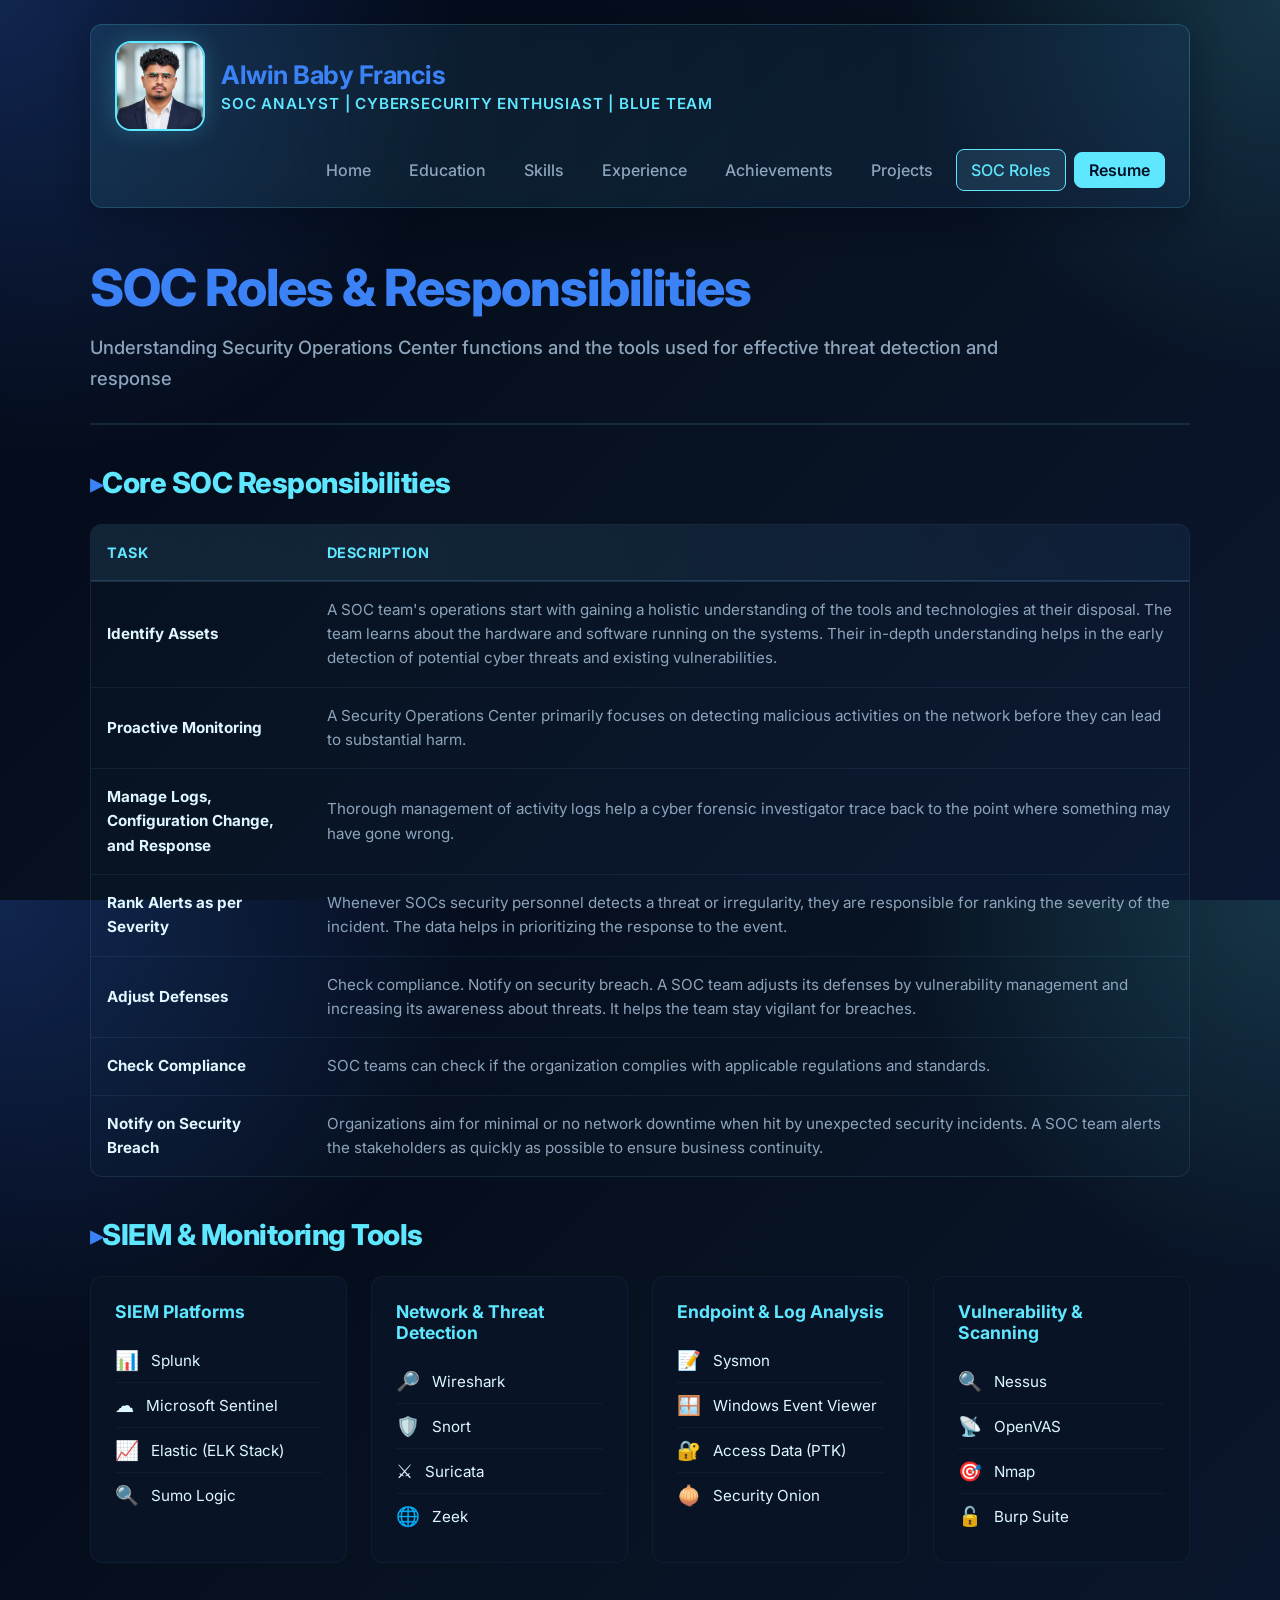
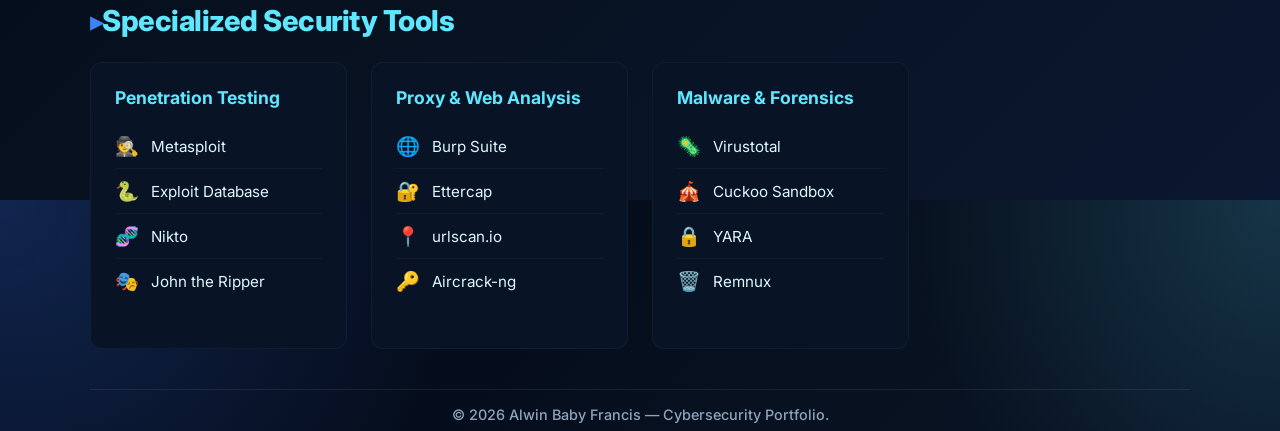
<file: soc-roles.html>
<!doctype html>
<html lang="en">
<head>
  <meta charset="utf-8" />
  <meta name="viewport" content="width=device-width,initial-scale=1" />
  <title>SOC Roles & Tools — Alwin Baby Francis</title>
  <meta name="description" content="Security Operations Center roles, responsibilities, and tools expertise." />
  <link rel="stylesheet" href="css/style.css">
  <link href="https://fonts.googleapis.com/css2?family=Inter:wght@300;400;600;700&display=swap" rel="stylesheet">
</head>
<body class="dark">

  <div class="wrapper">
    <header class="site-header">
      <div class="header-inner">
        <div class="brand">
          <img src="./photo.jpg" alt="Alwin Baby Francis" class="avatar" onerror="this.src='https://via.placeholder.com/64?text=Profile'">
          <div class="brand-text">
            <h1>Alwin Baby Francis</h1>
            <p>SOC Analyst | Cybersecurity Enthusiast | Blue Team</p>
          </div>
        </div>

        <nav class="nav">
          <a href="index.html" class="nav-link">Home</a>
          <a href="education.html" class="nav-link">Education</a>
          <a href="skills.html" class="nav-link">Skills</a>
          <a href="experience.html" class="nav-link">Experience</a>
          <a href="achievements.html" class="nav-link">Achievements</a>
          <a href="projects.html" class="nav-link">Projects</a>
          <a href="soc-roles.html" class="nav-link active">SOC Roles</a>
          <a href="resume/Alwin_Baby_Francis_Resume.pdf" class="btn" download>Resume</a>
        </nav>
      </div>
    </header>

    <main class="container">
      <section class="page-header">
        <h1 class="page-title">SOC Roles & Responsibilities</h1>
        <p class="page-lead">Understanding Security Operations Center functions and the tools used for effective threat detection and response</p>
      </section>

      <section class="soc-roles-section">
        <h2 class="section-title">Core SOC Responsibilities</h2>
        <div class="roles-table-wrapper">
          <table class="roles-table">
            <thead>
              <tr>
                <th>Task</th>
                <th>Description</th>
              </tr>
            </thead>
            <tbody>
              <tr class="animate-up" data-delay="0">
                <td><strong>Identify Assets</strong></td>
                <td>A SOC team's operations start with gaining a holistic understanding of the tools and technologies at their disposal. The team learns about the hardware and software running on the systems. Their in-depth understanding helps in the early detection of potential cyber threats and existing vulnerabilities.</td>
              </tr>
              <tr class="animate-up" data-delay="60">
                <td><strong>Proactive Monitoring</strong></td>
                <td>A Security Operations Center primarily focuses on detecting malicious activities on the network before they can lead to substantial harm.</td>
              </tr>
              <tr class="animate-up" data-delay="120">
                <td><strong>Manage Logs, Configuration Change, and Response</strong></td>
                <td>Thorough management of activity logs help a cyber forensic investigator trace back to the point where something may have gone wrong.</td>
              </tr>
              <tr class="animate-up" data-delay="180">
                <td><strong>Rank Alerts as per Severity</strong></td>
                <td>Whenever SOCs security personnel detects a threat or irregularity, they are responsible for ranking the severity of the incident. The data helps in prioritizing the response to the event.</td>
              </tr>
              <tr class="animate-up" data-delay="240">
                <td><strong>Adjust Defenses</strong></td>
                <td>Check compliance. Notify on security breach. A SOC team adjusts its defenses by vulnerability management and increasing its awareness about threats. It helps the team stay vigilant for breaches.</td>
              </tr>
              <tr class="animate-up" data-delay="300">
                <td><strong>Check Compliance</strong></td>
                <td>SOC teams can check if the organization complies with applicable regulations and standards.</td>
              </tr>
              <tr class="animate-up" data-delay="360">
                <td><strong>Notify on Security Breach</strong></td>
                <td>Organizations aim for minimal or no network downtime when hit by unexpected security incidents. A SOC team alerts the stakeholders as quickly as possible to ensure business continuity.</td>
              </tr>
            </tbody>
          </table>
        </div>
      </section>

      <section class="soc-roles-section">
        <h2 class="section-title">SIEM & Monitoring Tools</h2>
        <div class="tools-showcase">
          <div class="tools-column animate-up" data-delay="0">
            <h3 class="tools-title">SIEM Platforms</h3>
            <div class="tool-item">
              <span class="tool-icon">📊</span>
              <span class="tool-name">Splunk</span>
            </div>
            <div class="tool-item">
              <span class="tool-icon">☁️</span>
              <span class="tool-name">Microsoft Sentinel</span>
            </div>
            <div class="tool-item">
              <span class="tool-icon">📈</span>
              <span class="tool-name">Elastic (ELK Stack)</span>
            </div>
            <div class="tool-item">
              <span class="tool-icon">🔍</span>
              <span class="tool-name">Sumo Logic</span>
            </div>
          </div>

          <div class="tools-column animate-up" data-delay="60">
            <h3 class="tools-title">Network & Threat Detection</h3>
            <div class="tool-item">
              <span class="tool-icon">🔎</span>
              <span class="tool-name">Wireshark</span>
            </div>
            <div class="tool-item">
              <span class="tool-icon">🛡️</span>
              <span class="tool-name">Snort</span>
            </div>
            <div class="tool-item">
              <span class="tool-icon">⚔️</span>
              <span class="tool-name">Suricata</span>
            </div>
            <div class="tool-item">
              <span class="tool-icon">🌐</span>
              <span class="tool-name">Zeek</span>
            </div>
          </div>

          <div class="tools-column animate-up" data-delay="120">
            <h3 class="tools-title">Endpoint & Log Analysis</h3>
            <div class="tool-item">
              <span class="tool-icon">📝</span>
              <span class="tool-name">Sysmon</span>
            </div>
            <div class="tool-item">
              <span class="tool-icon">🪟</span>
              <span class="tool-name">Windows Event Viewer</span>
            </div>
            <div class="tool-item">
              <span class="tool-icon">🔐</span>
              <span class="tool-name">Access Data (PTK)</span>
            </div>
            <div class="tool-item">
              <span class="tool-icon">🧅</span>
              <span class="tool-name">Security Onion</span>
            </div>
          </div>

          <div class="tools-column animate-up" data-delay="180">
            <h3 class="tools-title">Vulnerability & Scanning</h3>
            <div class="tool-item">
              <span class="tool-icon">🔍</span>
              <span class="tool-name">Nessus</span>
            </div>
            <div class="tool-item">
              <span class="tool-icon">📡</span>
              <span class="tool-name">OpenVAS</span>
            </div>
            <div class="tool-item">
              <span class="tool-icon">🎯</span>
              <span class="tool-name">Nmap</span>
            </div>
            <div class="tool-item">
              <span class="tool-icon">🔓</span>
              <span class="tool-name">Burp Suite</span>
            </div>
          </div>
        </div>
      </section>

      <section class="soc-roles-section">
        <h2 class="section-title">Specialized Security Tools</h2>
        <div class="tools-showcase">
          <div class="tools-column animate-up" data-delay="0">
            <h3 class="tools-title">Penetration Testing</h3>
            <div class="tool-item">
              <span class="tool-icon">🕵️</span>
              <span class="tool-name">Metasploit</span>
            </div>
            <div class="tool-item">
              <span class="tool-icon">🐍</span>
              <span class="tool-name">Exploit Database</span>
            </div>
            <div class="tool-item">
              <span class="tool-icon">🧬</span>
              <span class="tool-name">Nikto</span>
            </div>
            <div class="tool-item">
              <span class="tool-icon">🎭</span>
              <span class="tool-name">John the Ripper</span>
            </div>
          </div>

          <div class="tools-column animate-up" data-delay="60">
            <h3 class="tools-title">Proxy & Web Analysis</h3>
            <div class="tool-item">
              <span class="tool-icon">🌐</span>
              <span class="tool-name">Burp Suite</span>
            </div>
            <div class="tool-item">
              <span class="tool-icon">🔐</span>
              <span class="tool-name">Ettercap</span>
            </div>
            <div class="tool-item">
              <span class="tool-icon">📍</span>
              <span class="tool-name">urlscan.io</span>
            </div>
            <div class="tool-item">
              <span class="tool-icon">🔑</span>
              <span class="tool-name">Aircrack-ng</span>
            </div>
          </div>

          <div class="tools-column animate-up" data-delay="120">
            <h3 class="tools-title">Malware & Forensics</h3>
            <div class="tool-item">
              <span class="tool-icon">🦠</span>
              <span class="tool-name">Virustotal</span>
            </div>
            <div class="tool-item">
              <span class="tool-icon">🎪</span>
              <span class="tool-name">Cuckoo Sandbox</span>
            </div>
            <div class="tool-item">
              <span class="tool-icon">🔒</span>
              <span class="tool-name">YARA</span>
            </div>
            <div class="tool-item">
              <span class="tool-icon">🗑️</span>
              <span class="tool-name">Remnux</span>
            </div>
          </div>

          <div class="tools-column animate-up" data-delay="180">
            <h3 class="tools-title">Frameworks & Intelligence</h3>
            <div class="tool-item">
              <span class="tool-icon">🎯</span>
              <span class="tool-name">MITRE ATT&CK</span>
            </div>
            <div class="tool-item">
              <span class="tool-icon">🧠</span>
              <span class="tool-name">Shodan</span>
            </div>
            <div class="tool-item">
              <span class="tool-icon">🌍</span>
              <span class="tool-name">Tor</span>
            </div>
            <div class="tool-item">
              <span class="tool-icon">💾</span>
              <span class="tool-name">Evtx Dump/Recovery</span>
            </div>
          </div>
        </div>
      </section>

      <footer class="site-footer muted">
        © <span id="yr"></span> Alwin Baby Francis — Cybersecurity Portfolio.
      </footer>
    </main>
  </div>

  <script src="js/main.js"></script>
</body>
</html>
</file>
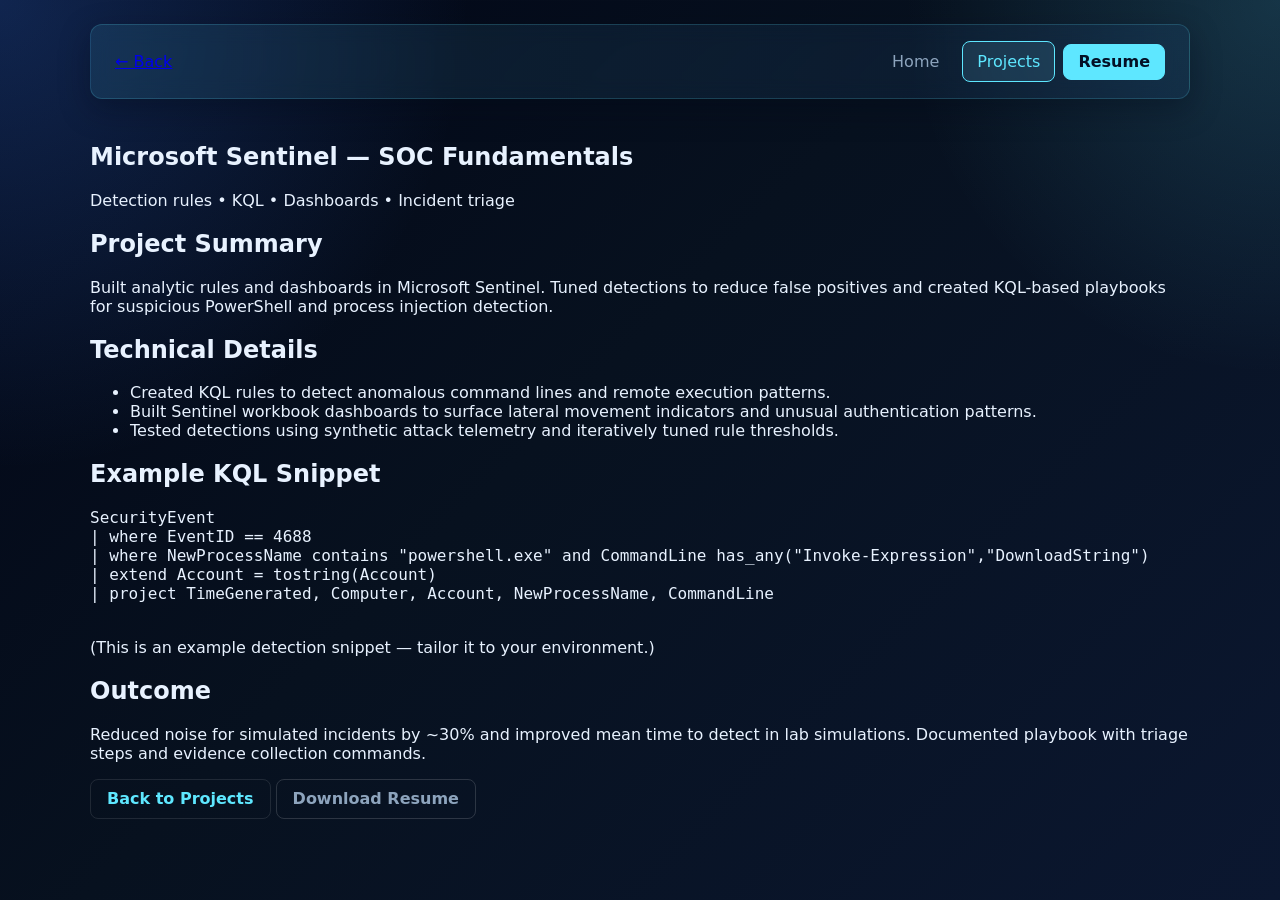
<file: projects/sentinel.html>
<!doctype html>
<html lang="en">
<head>
  <meta charset="utf-8" />
  <meta name="viewport" content="width=device-width,initial-scale=1" />
  <title>Microsoft Sentinel — Case Study — Alwin Baby Francis</title>
  <link rel="stylesheet" href="../css/style.css">
</head>
<body class="dark">
  <header class="site-header small">
    <div class="container header-inner">
      <a href="../index.html" class="brand-link">← Back</a>
      <nav class="nav">
        <a href="../index.html" class="nav-link">Home</a>
        <a href="../index.html#projects" class="nav-link active">Projects</a>
        <a href="../resume/Alwin_Baby_Francis_Resume.pdf" class="btn" download>Resume</a>
      </nav>
    </div>
  </header>

  <main class="container project-detail">
    <article class="project">
      <h1>Microsoft Sentinel — SOC Fundamentals</h1>
      <p class="muted">Detection rules • KQL • Dashboards • Incident triage</p>

      <section>
        <h2>Project Summary</h2>
        <p>Built analytic rules and dashboards in Microsoft Sentinel. Tuned detections to reduce false positives and created KQL-based playbooks for suspicious PowerShell and process injection detection.</p>
      </section>

      <section>
        <h2>Technical Details</h2>
        <ul>
          <li>Created KQL rules to detect anomalous command lines and remote execution patterns.</li>
          <li>Built Sentinel workbook dashboards to surface lateral movement indicators and unusual authentication patterns.</li>
          <li>Tested detections using synthetic attack telemetry and iteratively tuned rule thresholds.</li>
        </ul>
      </section>

      <section>
        <h2>Example KQL Snippet</h2>
        <pre class="code">
SecurityEvent
| where EventID == 4688
| where NewProcessName contains "powershell.exe" and CommandLine has_any("Invoke-Expression","DownloadString")
| extend Account = tostring(Account)
| project TimeGenerated, Computer, Account, NewProcessName, CommandLine
        </pre>
        <p class="muted">(This is an example detection snippet — tailor it to your environment.)</p>
      </section>

      <section>
        <h2>Outcome</h2>
        <p>Reduced noise for simulated incidents by ~30% and improved mean time to detect in lab simulations. Documented playbook with triage steps and evidence collection commands.</p>
      </section>

      <div class="project-footer">
        <a class="btn" href="../index.html#projects">Back to Projects</a>
        <a class="btn btn-ghost" href="../resume/Alwin_Baby_Francis_Resume.pdf" download>Download Resume</a>
      </div>

    </article>
  </main>

  <script src="../js/main.js"></script>
</body>
</html>
</file>
<file: css/style.css>
:root{
  --bg:#020617;
  --surface:#07111f;
  --muted:#8da4bd;
  --accent:#5ee7ff;
  --accent-2:#3b82f6;
  --success:#34d399;
  --warning:#f59e0b;
  --danger:#f87171;
  --glass: rgba(94,231,255,0.08);
  --card:#081426;
  --radius:12px;
  --maxw:1100px;
  --mono: "Fira Code", monospace;
}

*{box-sizing:border-box}
html,body{height:100%}
body{
  margin:0;
  font-family:Inter, system-ui, -apple-system, "Segoe UI", Roboto, "Helvetica Neue", Arial;
  background:
    radial-gradient(circle at top left, rgba(59, 130, 246, 0.25), transparent 30%),
    radial-gradient(circle at top right, rgba(94, 231, 255, 0.16), transparent 24%),
    linear-gradient(135deg, #020617 0%, #07111f 45%, #0b1730 100%);
  color:#e8f2ff;
  -webkit-font-smoothing:antialiased;
  padding:24px 20px;
  display:flex;
  flex-direction:column;
  align-items:center;
  min-height:100vh;
  font-size: 16px;
}

.wrapper{
  width:min(100%, var(--maxw));
  display:flex;
  flex-direction:column;
}

.container{
  width:100%;
  max-width:var(--maxw);
  margin:0 auto;
}

/* ================= HEADER ================= */
.site-header {
  width: 100%;
  max-width: var(--maxw);
  background: linear-gradient(90deg, rgba(94, 231, 255, 0.10), rgba(59, 130, 246, 0.07));
  border-radius: 12px;
  padding: 16px 24px;
  margin: 0 0 24px;
  border: 1px solid rgba(94, 231, 255, 0.18);
  box-shadow: 0 10px 30px rgba(2, 8, 23, 0.35);
  backdrop-filter: blur(10px);
  overflow: visible;
  position: relative;
  z-index: 1;
}

.header-inner {
  display: flex;
  align-items: center;
  justify-content: space-between;
  gap: 18px;
  width: 100%;
  margin: 0 auto;
  padding: 0;
  flex-wrap: wrap;
}

.brand {
  display: flex;
  align-items: center;
  gap: 16px;
  flex-shrink: 0;
}

.brand .avatar {
  width: 90px;
  height: 90px;
  border-radius: 16px;
  object-fit: cover;
  border: 2px solid var(--accent);
  background: rgba(94, 231, 255, 0.12);
  display: block;
  flex-shrink: 0;
  opacity: 1;
  transition: transform 0.35s ease, box-shadow 0.35s ease, border-color 0.35s ease;
  image-rendering: auto;
  -webkit-font-smoothing: antialiased;
  box-shadow: 0 0 24px rgba(94, 231, 255, 0.22);
  animation: floatGlow 3.2s ease-in-out infinite;
}

.brand .avatar:hover {
  box-shadow: 0 0 36px rgba(94, 231, 255, 0.38);
  transform: scale(1.06) rotate(-1deg);
  border-color: var(--accent-2);
}

@keyframes floatGlow {
  0%, 100% { transform: translateY(0px); }
  50% { transform: translateY(-4px); }
}

.brand-text h1 {
  margin: 0;
  font-size: 1.6rem;
  color: var(--accent-2);
  font-weight: 700;
  letter-spacing: -0.5px;
}

.brand-text p {
  margin: 0;
  color: var(--accent);
  font-size: 0.95rem;
  margin-top: 4px;
  font-weight: 600;
  text-transform: uppercase;
  letter-spacing: 0.8px;
}

.nav{
  margin-left: auto;
  display: flex;
  gap: 8px;
  align-items: center;
  flex-wrap: wrap;
  flex-shrink: 0;
  justify-content: flex-end;
  overflow-x: auto;
  -webkit-overflow-scrolling: touch;
}

.nav-link {
  color: var(--muted);
  text-decoration: none;
  padding: 10px 14px;
  border-radius: 8px;
  transition: all 0.2s;
  white-space: nowrap;
  font-size: 1rem;
  font-weight: 500;
  border: 1px solid transparent;
}

.nav-link:hover {
  color: var(--accent);
  background: rgba(125, 211, 252, 0.08);
  border-color: rgba(125, 211, 252, 0.15);
}

.nav-link.active {
  color: var(--accent);
  background: rgba(125, 211, 252, 0.12);
  border-color: var(--accent);
}

.btn {
  background: transparent;
  border: 1px solid rgba(255, 255, 255, 0.1);
  padding: 10px 16px;
  border-radius: 8px;
  color: var(--accent);
  text-decoration: none;
  font-weight: 600;
  cursor: pointer;
  transition: all 0.2s;
  font-size: 1rem;
  white-space: nowrap;
  display: inline-flex;
  align-items: center;
  justify-content: center;
  flex-shrink: 0;
  height: 40px;
  line-height: 1;
}

.btn:hover {
  border-color: var(--accent);
  background: rgba(125, 211, 252, 0.08);
  box-shadow: 0 4px 12px rgba(125, 211, 252, 0.15);
}

/* Resume button in navigation - simple style with light blue background */
.nav .btn {
  background: var(--accent);
  border: 1px solid var(--accent);
  color: #031026;
  padding: 8px 14px;
  font-weight: 600;
  text-transform: none;
  letter-spacing: normal;
  box-shadow: none;
  position: relative;
  overflow: visible;
  height: 36px;
}

.nav .btn::before {
  content: '';
  margin-right: 0;
  display: none;
}

.nav .btn:hover {
  background: var(--accent-2);
  border-color: var(--accent-2);
  color: #031026;
  box-shadow: 0 4px 12px rgba(125, 211, 252, 0.15);
  transform: translateY(-2px);
}

.btn-primary {
  background: linear-gradient(135deg, var(--accent), var(--accent-2));
  color: #031026;
  border: none;
  font-weight: 700;
  box-shadow: 0 4px 15px rgba(125, 211, 252, 0.3);
}

.btn-primary:hover {
  opacity: 0.95;
  box-shadow: 0 6px 20px rgba(125, 211, 252, 0.4);
  transform: translateY(-2px);
}

.btn-ghost {
  background: transparent;
  border: 1px solid rgba(255, 255, 255, 0.15);
  color: var(--muted);
}

.btn-ghost:hover {
  color: var(--accent);
  border-color: var(--accent);
}

.hamburger { display: none; }

/* ================= HERO ================= */
.hero {
  padding: 32px 0 36px 0;
}

.hero-title {
  font-size: 3rem;
  margin: 0 0 16px 0;
  color: var(--accent-2);
  font-weight: 800;
  line-height: 1.1;
  letter-spacing: -1px;
}

.hero-lead {
  color: var(--muted);
  max-width: 90%;
  line-height: 1.8;
  font-size: 1.15rem;
  margin: 0 0 28px 0;
  font-weight: 500;
}

.hero-cta {
  display: flex;
  gap: 16px;
  margin-top: 32px;
  flex-wrap: wrap;
}

/* ================= PROJECTS GRID ================= */
.projects-grid {
  display: grid;
  grid-template-columns: repeat(auto-fit, minmax(280px, 1fr));
  gap: 24px;
  margin: 32px 0 16px;
  align-items: stretch;
}

.card {
  background: var(--card);
  border-radius: 12px;
  padding: 0;
  overflow: hidden;
  box-shadow: 0 10px 30px rgba(2, 6, 23, 0.6);
  border: 1px solid rgba(125, 211, 252, 0.08);
  transition: all 0.3s cubic-bezier(0.34, 1.56, 0.64, 1);
  position: relative;
  display: flex;
  flex-direction: column;
  height: 100%;
}

.card::before {
  content: '';
  position: absolute;
  top: 0;
  left: 0;
  right: 0;
  height: 2px;
  background: linear-gradient(90deg, var(--accent), var(--accent-2), transparent);
  opacity: 0;
  transition: opacity 0.3s;
  z-index: 1;
}

.card:hover::before {
  opacity: 1;
}

.card:hover {
  border-color: rgba(125, 211, 252, 0.25);
  transform: translateY(-8px) scale(1.01);
  box-shadow: 0 20px 50px rgba(125, 211, 252, 0.15);
}

.card {
  animation: fadeInUp 0.7s ease both;
}

.card-image-wrapper {
  width: 100%;
  height: 180px;
  background: linear-gradient(135deg, rgba(125, 211, 252, 0.08), rgba(96, 165, 250, 0.04));
  border-bottom: 1px solid rgba(125, 211, 252, 0.12);
  display: flex;
  align-items: center;
  justify-content: center;
  overflow: hidden;
  border-radius: 12px 12px 0 0;
}

.placeholder-icon {
  width: 100%;
  height: 100%;
  object-fit: cover;
  transition: transform 0.4s cubic-bezier(0.34, 1.56, 0.64, 1);
}

.card:hover .placeholder-icon {
  transform: scale(1.1) rotate(2deg);
}

.card-body {
  padding: 20px;
  display: flex;
  flex-direction: column;
  flex: 1;
}

.project-visual {
  width: 100%;
  height: 100%;
  padding: 24px;
  display: flex;
  flex-direction: column;
  justify-content: space-between;
  gap: 16px;
  background: linear-gradient(135deg, rgba(125, 211, 252, 0.16), rgba(96, 165, 250, 0.08));
  border-radius: 12px 12px 0 0;
}

.project-logo {
  font-size: 1rem;
  font-weight: 700;
  text-transform: uppercase;
  letter-spacing: 0.12em;
  color: #dff7ff;
}

.project-logos {
  display: flex;
  gap: 10px;
  flex-wrap: wrap;
}

.tool-badge {
  display: inline-flex;
  align-items: center;
  gap: 6px;
  padding: 8px 12px;
  border-radius: 8px;
  background: linear-gradient(135deg, rgba(125, 211, 252, 0.12), rgba(96, 165, 250, 0.06));
  border: 1px solid rgba(125, 211, 252, 0.25);
  color: #dff7ff;
  font-size: 0.8rem;
  font-weight: 600;
  white-space: nowrap;
  box-shadow: 0 4px 12px rgba(2, 6, 23, 0.2);
  transition: all 0.25s ease;
  cursor: default;
}

.tool-badge:hover {
  transform: translateY(-2px);
  border-color: rgba(125, 211, 252, 0.4);
  background: linear-gradient(135deg, rgba(125, 211, 252, 0.18), rgba(96, 165, 250, 0.1));
  box-shadow: 0 6px 18px rgba(125, 211, 252, 0.15);
}

.project-meta {
  color: var(--accent);
  font-size: 0.82rem;
  font-weight: 700;
  text-transform: uppercase;
  letter-spacing: 0.08em;
  margin: 0 0 6px 0;
}

.project-tags {
  display: flex;
  gap: 8px;
  flex-wrap: wrap;
  margin-top: 12px;
}

.project-chip {
  background: rgba(125, 211, 252, 0.08);
  color: #dff7ff;
  border: 1px solid rgba(125, 211, 252, 0.2);
  border-radius: 999px;
  padding: 6px 10px;
  font-size: 0.76rem;
  font-weight: 600;
}

.project-highlights {
  margin: 10px 0 0 18px;
  padding: 0;
  display: grid;
  gap: 6px;
}

.project-highlights li {
  color: var(--muted);
  line-height: 1.5;
}

.card:hover .tool-badge {
  transform: translateY(-2px);
  border-color: rgba(125, 211, 252, 0.5);
  background: linear-gradient(135deg, rgba(125, 211, 252, 0.2), rgba(96, 165, 250, 0.12));
}

.card h3 {
  margin: 0 0 10px 0;
  color: #dff7ff;
  font-size: 1.3rem;
  font-weight: 700;
  letter-spacing: -0.3px;
}

.card .muted {
  color: var(--muted);
  margin: 10px 0;
  font-size: 1rem;
  line-height: 1.6;
  font-weight: 500;
}

/* ================= CONTACT SECTION ================= */
.contact-section {
  margin: 16px 0 40px;
}

.contact-grid {
  display: grid;
  grid-template-columns: repeat(auto-fit, minmax(250px, 1fr));
  gap: 24px;
}

.contact-card {
  background: rgba(255, 255, 255, 0.03);
  border: 1px solid rgba(94, 231, 255, 0.14);
  border-radius: 18px;
  padding: 26px;
  box-shadow: 0 20px 45px rgba(2, 8, 23, 0.26);
  transition: transform 0.3s ease, border-color 0.3s ease, box-shadow 0.3s ease;
}

.contact-card:hover {
  transform: translateY(-6px);
  border-color: rgba(94, 231, 255, 0.3);
  box-shadow: 0 26px 60px rgba(94, 231, 255, 0.12);
}

.contact-icon {
  width: 62px;
  height: 62px;
  border-radius: 18px;
  display: flex;
  align-items: center;
  justify-content: center;
  margin-bottom: 18px;
  color: #ffffff;
  background: linear-gradient(135deg, rgba(94, 231, 255, 0.95), rgba(59, 130, 246, 0.92));
  box-shadow: 0 0 18px rgba(94, 231, 255, 0.22);
  font-size: 1rem;
  text-transform: uppercase;
}

.contact-icon svg {
  width: 34px;
  height: 34px;
}

.contact-icon-linkedin {
  background: linear-gradient(135deg, rgba(30, 64, 175, 0.95), rgba(59, 130, 246, 0.92));
}

.contact-icon-github {
  background: linear-gradient(135deg, rgba(17, 24, 39, 0.96), rgba(59, 130, 246, 0.92));
}

.contact-card h3 {
  margin: 0 0 10px 0;
  color: #ffffff;
  font-size: 1.3rem;
  font-weight: 700;
}

.contact-card p {
  margin: 0;
  line-height: 1.75;
  color: var(--muted);
}

.contact-card a {
  color: var(--accent);
  text-decoration: none;
  font-weight: 600;
}

.contact-card a:hover {
  color: var(--accent-2);
}

.contact {
  margin: 8px 0 0;
  padding: 28px;
  border-left: 3px solid var(--accent);
}

.contact h3 {
  margin: 0 0 14px 0;
  color: var(--accent);
  font-size: 1.2rem;
  font-weight: 700;
}

.contact p {
  margin: 0;
  line-height: 1.8;
  font-weight: 500;
}

.contact a {
  color: var(--accent);
  text-decoration: none;
  transition: all 0.2s;
  font-weight: 600;
}

.contact a:hover {
  color: var(--accent-2);
  text-shadow: 0 0 10px rgba(125, 211, 252, 0.3);
}

/* ================= PAGE HEADER ================= */
.page-header {
  margin-bottom: 32px;
  padding: 24px 0 28px;
  border-bottom: 2px solid rgba(125, 211, 252, 0.12);
}

.page-title {
  font-size: 3.2rem;
  margin: 0 0 14px 0;
  color: var(--accent-2);
  font-weight: 800;
  letter-spacing: -1px;
}

.page-lead {
  color: var(--muted);
  max-width: 90%;
  line-height: 1.7;
  font-size: 1.15rem;
  margin: 0;
  font-weight: 500;
}

/* ================= EDUCATION SECTION ================= */
.education-section {
  margin: 40px 0;
}

.section-title {
  font-size: 1.8rem;
  margin: 0 0 24px 0;
  color: var(--accent);
  font-weight: 800;
  letter-spacing: -0.5px;
  position: relative;
  padding-left: 12px;
}

.section-title::before {
  content: '▸';
  position: absolute;
  left: 0;
  color: var(--accent-2);
  font-size: 1.8rem;
}

.education-grid {
  display: grid;
  grid-template-columns: repeat(auto-fit, minmax(340px, 1fr));
  gap: 24px;
}

.edu-card {
  background: var(--card);
  border-radius: 12px;
  padding: 24px;
  border: 1px solid rgba(125, 211, 252, 0.08);
  transition: all 0.3s;
  position: relative;
  overflow: hidden;
}

.edu-card::after {
  content: '';
  position: absolute;
  top: 0;
  right: 0;
  width: 100px;
  height: 100px;
  background: radial-gradient(circle, rgba(125, 211, 252, 0.1), transparent);
  opacity: 0;
  transition: opacity 0.3s;
}

.edu-card:hover::after {
  opacity: 1;
}

.edu-card:hover {
  border-color: rgba(125, 211, 252, 0.2);
  transform: translateY(-6px);
  box-shadow: 0 12px 35px rgba(125, 211, 252, 0.12);
}

.edu-header {
  display: flex;
  justify-content: space-between;
  align-items: flex-start;
  margin-bottom: 14px;
}

.edu-header h3 {
  margin: 0;
  color: #dff7ff;
  font-size: 1.15rem;
  font-weight: 700;
}

.edu-year {
  color: var(--accent);
  font-size: 0.85rem;
  font-weight: 700;
  white-space: nowrap;
  margin-left: 14px;
  background: rgba(125, 211, 252, 0.1);
  padding: 4px 10px;
  border-radius: 6px;
  text-transform: uppercase;
  letter-spacing: 0.5px;
}

.edu-college {
  margin: 10px 0 6px 0;
  color: var(--accent-2);
  font-weight: 700;
  font-size: 0.95rem;
}

.edu-course {
  margin: 4px 0;
  color: var(--muted);
  font-size: 0.95rem;
  font-weight: 500;
}

.edu-desc {
  margin: 12px 0 0 0;
  color: var(--muted);
  line-height: 1.7;
  font-size: 0.95rem;
  font-weight: 500;
}

/* ================= SKILLS SECTION ================= */
.skills-section {
  margin: 40px 0;
}

.skills-grid {
  display: grid;
  grid-template-columns: repeat(auto-fit, minmax(280px, 1fr));
  gap: 20px;
}

.skill-card {
  background: var(--card);
  border-radius: 12px;
  padding: 20px;
  border: 1px solid rgba(125, 211, 252, 0.08);
  transition: all 0.3s;
}

.skill-card:hover {
  border-color: rgba(125, 211, 252, 0.2);
  background: linear-gradient(135deg, rgba(125, 211, 252, 0.06), rgba(96, 165, 250, 0.03));
  transform: translateY(-4px);
  box-shadow: 0 12px 30px rgba(125, 211, 252, 0.1);
}

.skill-card h3 {
  margin: 0 0 8px 0;
  color: #dff7ff;
  font-size: 1.05rem;
  font-weight: 700;
}

.skill-level {
  margin: 0 0 8px 0;
  color: var(--accent);
  font-weight: 700;
  font-size: 0.85rem;
  text-transform: uppercase;
  letter-spacing: 0.5px;
}

/* ================= ACHIEVEMENTS SECTION ================= */
.achievements-section {
  margin: 40px 0;
}

.achievements-timeline {
  display: flex;
  flex-direction: column;
  gap: 0;
}

.achievement-item {
  display: flex;
  gap: 24px;
  padding: 24px 0;
  border-left: 2px solid rgba(125, 211, 252, 0.2);
  border-bottom: 1px solid rgba(125, 211, 252, 0.08);
  position: relative;
  padding-left: 28px;
  transition: all 0.3s;
}

.achievement-item:last-child {
  border-bottom: none;
}

.achievement-marker {
  flex-shrink: 0;
  width: 60px;
  height: 60px;
  background: rgba(125, 211, 252, 0.12);
  border: 2px solid rgba(125, 211, 252, 0.3);
  border-radius: 50%;
  display: flex;
  align-items: center;
  justify-content: center;
  margin-top: 0;
  position: absolute;
  left: -33px;
  transition: all 0.3s;
}

.achievement-item:nth-child(even) .achievement-marker {
  background: rgba(96, 165, 250, 0.12);
  border-color: rgba(96, 165, 250, 0.3);
}

.achievement-item:hover {
  background: rgba(125, 211, 252, 0.04);
}

.achievement-item:hover .achievement-marker {
  transform: scale(1.15);
  border-color: var(--accent);
  box-shadow: 0 0 20px rgba(125, 211, 252, 0.3);
}

.achievement-icon {
  font-size: 1.8rem;
}

.achievement-content h3 {
  margin: 0 0 6px 0;
  color: #dff7ff;
  font-size: 1.1rem;
  font-weight: 700;
}

.achievement-year {
  margin: 0;
  color: var(--accent);
  font-size: 0.85rem;
  font-weight: 700;
  text-transform: uppercase;
  letter-spacing: 0.5px;
}

.achievement-content .muted {
  margin: 10px 0 0 0;
  line-height: 1.6;
  font-weight: 500;
}

/* ================= FOOTER ================= */
.site-footer {
  margin-top: 16px;
  padding: 16px 0 8px;
  border-top: 1px solid rgba(255, 255, 255, 0.08);
  text-align: center;
  color: var(--muted);
  font-size: 0.9rem;
  font-weight: 500;
}

/* ================= ANIMATIONS ================= */
@keyframes fadeInDown {
  from {
    opacity: 0;
    transform: translateY(-30px);
  }
  to {
    opacity: 1;
    transform: translateY(0);
  }
}

@keyframes fadeInUp {
  from {
    opacity: 0;
    transform: translateY(30px);
  }
  to {
    opacity: 1;
    transform: translateY(0);
  }
}

@keyframes slideInLeft {
  from {
    opacity: 0;
    transform: translateX(-40px);
  }
  to {
    opacity: 1;
    transform: translateX(0);
  }
}

@keyframes slideInRight {
  from {
    opacity: 0;
    transform: translateX(40px);
  }
  to {
    opacity: 1;
    transform: translateX(0);
  }
}

@keyframes scaleIn {
  from {
    opacity: 0;
    transform: scale(0.95);
  }
  to {
    opacity: 1;
    transform: scale(1);
  }
}

@keyframes pulse {
  0%, 100% {
    box-shadow: 0 0 0 0 rgba(125, 211, 252, 0.4);
  }
  50% {
    box-shadow: 0 0 0 10px rgba(125, 211, 252, 0);
  }
}

@keyframes glow {
  0%, 100% {
    text-shadow: 0 0 5px rgba(125, 211, 252, 0.3);
  }
  50% {
    text-shadow: 0 0 20px rgba(125, 211, 252, 0.6);
  }
}

@keyframes shimmer {
  0% {
    background-position: -1000px 0;
  }
  100% {
    background-position: 1000px 0;
  }
}

@keyframes float {
  0%, 100% {
    transform: translateY(0px);
  }
  50% {
    transform: translateY(-10px);
  }
}

@keyframes rotate {
  from {
    transform: rotate(0deg);
  }
  to {
    transform: rotate(360deg);
  }
}

@keyframes borderAnimation {
  0% {
    border-color: rgba(125, 211, 252, 0);
  }
  50% {
    border-color: rgba(125, 211, 252, 0.5);
  }
  100% {
    border-color: rgba(125, 211, 252, 0);
  }
}

/* Apply animations to header */
.site-header {
  animation: slideInDown 0.8s ease-out;
}

.brand-text h1 {
  animation: fadeInLeft 0.8s ease-out 0.1s both;
}

.brand-text p {
  animation: fadeInLeft 0.8s ease-out 0.2s both;
}

.brand .avatar {
  animation: fadeInDown 0.8s ease-out, pulse 3s ease-in-out 1s infinite;
}

.nav-link {
  animation: fadeInDown 0.8s ease-out;
  transition: all 0.3s cubic-bezier(0.34, 1.56, 0.64, 1);
}

.btn {
  animation: fadeInDown 0.8s ease-out;
  transition: all 0.3s cubic-bezier(0.34, 1.56, 0.64, 1);
}

/* Hero section animations */
.hero-title {
  animation: fadeInUp 0.8s ease-out 0.2s both;
  letter-spacing: -1px;
}

.hero-lead {
  animation: fadeInUp 0.8s ease-out 0.3s both;
}

.hero-cta {
  animation: fadeInUp 0.8s ease-out 0.4s both;
}

.hero-cta .btn {
  animation: scaleIn 0.6s ease-out;
  transition: all 0.4s cubic-bezier(0.34, 1.56, 0.64, 1);
}

.hero-cta .btn:nth-child(1) {
  animation-delay: 0.5s;
}

.hero-cta .btn:nth-child(2) {
  animation-delay: 0.6s;
}

.hero-cta .btn:nth-child(3) {
  animation-delay: 0.7s;
}

.hero-cta .btn:hover {
  transform: translateY(-4px) scale(1.05);
}

/* Page header animations */
.page-header {
  animation: fadeInUp 0.8s ease-out;
}

.page-title {
  animation: fadeInUp 0.8s ease-out 0.1s both;
}

.page-lead {
  animation: fadeInUp 0.8s ease-out 0.2s both;
}

/* Section title animations */
.section-title {
  animation: slideInLeft 0.8s ease-out;
  transition: all 0.3s;
}

.section-title:hover {
  transform: translateX(5px);
  color: var(--accent-2);
}

/* Education card animations */
.edu-card {
  animation: fadeInUp 0.8s ease-out backwards;
  transition: all 0.4s cubic-bezier(0.34, 1.56, 0.64, 1);
}

.edu-card:nth-child(1) {
  animation-delay: 0.2s;
}

.edu-card:nth-child(2) {
  animation-delay: 0.3s;
}

.edu-card:hover {
  transform: translateY(-8px) scale(1.02);
}

.edu-header {
  transition: all 0.3s;
}

.edu-card:hover .edu-header h3 {
  color: var(--accent);
}

.edu-year {
  animation: scaleIn 0.6s ease-out;
  transition: all 0.3s;
}

.edu-card:hover .edu-year {
  background: rgba(125, 211, 252, 0.2);
  transform: scale(1.1);
}

/* Card animations */
.card {
  animation: fadeInUp 0.8s ease-out backwards;
  transition: all 0.4s cubic-bezier(0.34, 1.56, 0.64, 1);
}

.card:nth-child(odd) {
  animation-delay: 0.1s;
}

.card:nth-child(even) {
  animation-delay: 0.2s;
}

.card:nth-child(3n) {
  animation-delay: 0.3s;
}

.card::before {
  transition: opacity 0.4s;
}

.card:hover::before {
  animation: borderAnimation 1.5s ease-in-out;
}

/* Skill card animations */
.skill-card {
  animation: fadeInUp 0.8s ease-out backwards;
  transition: all 0.4s cubic-bezier(0.34, 1.56, 0.64, 1);
}

.skill-card:nth-child(1) {
  animation-delay: 0.1s;
}

.skill-card:nth-child(2) {
  animation-delay: 0.15s;
}

.skill-card:nth-child(3) {
  animation-delay: 0.2s;
}

.skill-card:nth-child(4) {
  animation-delay: 0.25s;
}

.skill-card h3 {
  transition: all 0.3s;
}

.skill-card:hover h3 {
  color: var(--accent);
}

/* Achievement animations */
.achievement-item {
  animation: slideInLeft 0.8s ease-out backwards;
  transition: all 0.3s;
}

.achievement-item:nth-child(1) {
  animation-delay: 0.1s;
}

.achievement-item:nth-child(2) {
  animation-delay: 0.2s;
}

.achievement-item:nth-child(3) {
  animation-delay: 0.3s;
}

.achievement-item:nth-child(n+4) {
  animation-delay: calc(0.1s * (var(--n, 0) + 1));
}

.achievement-marker {
  animation: scaleIn 0.6s ease-out;
  transition: all 0.4s cubic-bezier(0.34, 1.56, 0.64, 1);
}

.achievement-icon {
  animation: rotate 0.8s ease-out;
  display: inline-block;
  transition: all 0.4s;
}

.achievement-item:hover .achievement-icon {
  animation: rotate 0.6s ease-in-out;
  transform: scale(1.2);
}

.achievement-content h3 {
  transition: all 0.3s;
}

.achievement-item:hover .achievement-content h3 {
  color: var(--accent);
}

/* Contact section animations */
.contact {
  animation: fadeInUp 0.8s ease-out;
  transition: all 0.4s;
}

.contact:hover {
  transform: translateY(-4px);
  box-shadow: 0 10px 40px rgba(125, 211, 252, 0.2);
}

.contact a {
  transition: all 0.3s;
  position: relative;
}

.contact a::after {
  content: '';
  position: absolute;
  bottom: -2px;
  left: 0;
  width: 0;
  height: 2px;
  background: var(--accent);
  transition: width 0.3s;
}

.contact a:hover::after {
  width: 100%;
}

/* Footer animations */
.site-footer {
  animation: fadeInUp 0.8s ease-out 0.5s both;
  transition: all 0.3s;
}

.site-footer:hover {
  color: var(--accent);
}

/* Scroll reveal animations */
.animate-up {
  transform: translateY(20px);
  opacity: 0;
  transition: transform 0.6s cubic-bezier(0.16, 1, 0.3, 1), opacity 0.6s ease;
}

.animate-up.in-view {
  transform: none;
  opacity: 1;
}

[data-delay] {
  transition-delay: calc(var(--delay-ms, 0ms) * 1ms);
}

/* Module card animations */
.module-card {
  animation: fadeInUp 0.8s ease-out backwards;
  transition: all 0.4s cubic-bezier(0.34, 1.56, 0.64, 1);
}

.module-card:nth-child(odd) {
  animation-delay: 0.1s;
}

.module-card:nth-child(even) {
  animation-delay: 0.2s;
}

.module-number {
  animation: scaleIn 0.6s ease-out;
  transition: all 0.3s;
}

.module-card:hover .module-number {
  animation: rotate 0.8s ease-in-out;
}

/* Tool items animations */
.tool-item {
  animation: slideInRight 0.6s ease-out backwards;
  transition: all 0.3s;
}

.tool-item:nth-child(1) {
  animation-delay: 0.05s;
}

.tool-item:nth-child(2) {
  animation-delay: 0.1s;
}

.tool-item:nth-child(3) {
  animation-delay: 0.15s;
}

.tool-item:nth-child(4) {
  animation-delay: 0.2s;
}

.tool-icon {
  animation: float 3s ease-in-out infinite;
  transition: all 0.3s;
}

.tool-item:hover .tool-icon {
  animation: rotate 0.6s ease-in-out;
  transform: scale(1.3);
}

/* Placeholder icon animations */
.placeholder-icon {
  animation: scaleIn 0.8s ease-out;
}

/* Loading shimmer effect */
@keyframes shimmerLoad {
  0% {
    opacity: 0.6;
  }
  50% {
    opacity: 1;
  }
  100% {
    opacity: 0.6;
  }
}

.card-image-wrapper {
  animation: shimmerLoad 2s ease-in-out infinite;
}

/* Link hover glow effect */
a {
  transition: all 0.3s;
}

a:hover {
  text-shadow: 0 0 10px rgba(125, 211, 252, 0.3);
}

/* Responsive animations */
@media (max-width: 768px) {
  .hero-title {
    animation: fadeInUp 0.6s ease-out 0.1s both;
  }

  .edu-card {
    animation: fadeInUp 0.6s ease-out backwards;
  }

  .card {
    animation: fadeInUp 0.6s ease-out backwards;
  }

  .achievement-item {
    animation: slideInLeft 0.6s ease-out backwards;
  }

  .section-title {
    animation: slideInLeft 0.6s ease-out;
  }
}

/* ================= RESPONSIVE ================= */
@media (max-width: 768px) {
  body{
    padding: 16px 14px;
    font-size: 15px;
  }

  .wrapper {
    width: 100%;
  }
  
  .site-header {
    width: 100%;
    margin: 0 0 18px;
    padding: 14px 16px;
  }

  .header-inner {
    padding: 0;
    gap: 12px;
  }
  
  .brand {
    width: 100%;
    justify-content: center;
    text-align: center;
  }
  
  .nav {
    width: 100%;
    justify-content: center;
    gap: 6px;
    margin-left: 0;
  }

  .nav-link {
    font-size: 0.9rem;
    padding: 8px 10px;
  }
  
  .btn {
    padding: 8px 12px;
    font-size: 0.9rem;
    height: 36px;
  }
  
  .hero {
    padding-top: 22px;
  }

  .hero-title {
    font-size: 2rem;
  }
  
  .page-title {
    font-size: 2rem;
  }
  
  .projects-grid {
    grid-template-columns: 1fr;
    gap: 16px;
  }
  
  .page-lead {
    max-width: 100%;
  }
  
  .page-header {
    padding: 20px 0 24px;
  }

  .education-grid,
  .skills-grid {
    grid-template-columns: 1fr;
  }
  
  .achievement-item {
    gap: 16px;
    padding: 16px 0;
  }
  
  .achievement-marker {
    width: 50px;
    height: 50px;
  }
  
  .roles-table {
    font-size: 0.85rem;
  }
  
  .roles-table th,
  .roles-table td {
    padding: 12px;
  }
  
  .tools-showcase {
    grid-template-columns: 1fr;
  }
  
  .course-modules-grid {
    grid-template-columns: 1fr;
  }
}

/* ================= CERTIFICATES SECTION ================= */
.cert-list {
  margin: 12px 0 0 0;
  padding-left: 20px;
  color: var(--muted);
  font-size: 0.95rem;
  line-height: 1.7;
}

.cert-list li {
  margin: 6px 0;
}

.cert-list li::marker {
  color: var(--accent);
}

/* ================= SOC ROLES & TOOLS ================= */
.soc-roles-section {
  margin: 40px 0;
}

.roles-table-wrapper {
  overflow-x: auto;
  border-radius: 12px;
  border: 1px solid rgba(125, 211, 252, 0.1);
  background: rgba(125, 211, 252, 0.02);
}

.roles-table {
  width: 100%;
  border-collapse: collapse;
  font-size: 0.95rem;
  line-height: 1.6;
}

.roles-table thead {
  background: linear-gradient(90deg, rgba(125, 211, 252, 0.1), rgba(96, 165, 250, 0.05));
  border-bottom: 2px solid rgba(125, 211, 252, 0.15);
}

.roles-table th {
  padding: 16px;
  text-align: left;
  color: var(--accent);
  font-weight: 700;
  text-transform: uppercase;
  letter-spacing: 0.5px;
  font-size: 0.9rem;
}

.roles-table td {
  padding: 16px;
  border-bottom: 1px solid rgba(125, 211, 252, 0.08);
  color: var(--muted);
}

.roles-table tbody tr:last-child td {
  border-bottom: none;
}

.roles-table tbody tr:hover {
  background: rgba(125, 211, 252, 0.03);
}

.roles-table td:first-child {
  color: #dff7ff;
  font-weight: 600;
  width: 20%;
}

.tools-showcase {
  display: grid;
  grid-template-columns: repeat(auto-fit, minmax(240px, 1fr));
  gap: 24px;
  margin-top: 20px;
}

.tools-column {
  background: var(--card);
  border-radius: 12px;
  padding: 24px;
  border: 1px solid rgba(125, 211, 252, 0.05);
  transition: 0.3s;
}

.tools-column:hover {
  border-color: rgba(125, 211, 252, 0.15);
  background: linear-gradient(135deg, rgba(125, 211, 252, 0.03), rgba(96, 165, 250, 0.01));
  transform: translateY(-4px);
}

.tools-title {
  margin: 0 0 16px 0;
  color: var(--accent);
  font-size: 1.1rem;
  font-weight: 700;
}

.tool-item {
  display: flex;
  align-items: center;
  gap: 12px;
  padding: 10px 0;
  color: #dff7ff;
  font-size: 0.95rem;
  border-bottom: 1px solid rgba(125, 211, 252, 0.05);
  transition: 0.2s;
}

.tool-item:last-child {
  border-bottom: none;
}

.tool-item:hover {
  color: var(--accent);
  padding-left: 8px;
}

.tool-icon {
  font-size: 1.2rem;
  flex-shrink: 0;
}

/* ================= COURSE MODULES ================= */
.course-modules-grid {
  display: grid;
  grid-template-columns: repeat(auto-fit, minmax(280px, 1fr));
  gap: 20px;
  margin-top: 20px;
}

.module-card {
  background: var(--card);
  border-radius: 12px;
  padding: 20px;
  border: 1px solid rgba(125, 211, 252, 0.05);
  transition: 0.3s;
  position: relative;
  padding-top: 50px;
}

.module-card:hover {
  border-color: rgba(125, 211, 252, 0.15);
  background: linear-gradient(135deg, rgba(125, 211, 252, 0.03), rgba(96, 165, 250, 0.01));
  transform: translateY(-4px);
  box-shadow: 0 12px 30px rgba(2, 6, 23, 0.6);
}

.module-number {
  position: absolute;
  top: 0;
  left: 0;
  background: linear-gradient(135deg, var(--accent), var(--accent-2));
  color: #031026;
  width: 40px;
  height: 40px;
  border-radius: 0 0 12px 0;
  display: flex;
  align-items: center;
  justify-content: center;
  font-weight: 700;
  font-size: 1rem;
}

.module-card h3 {
  margin: 0 0 8px 0;
  color: #dff7ff;
  font-size: 1rem;
  font-weight: 600;
}

.module-card .muted {
  margin: 0;
  line-height: 1.5;
  font-size: 0.9rem;
}

.cert-section-title {
  margin: 16px 0 8px 0;
  color: var(--accent);
  font-size: 0.95rem;
  font-weight: 700;
}
</file>
